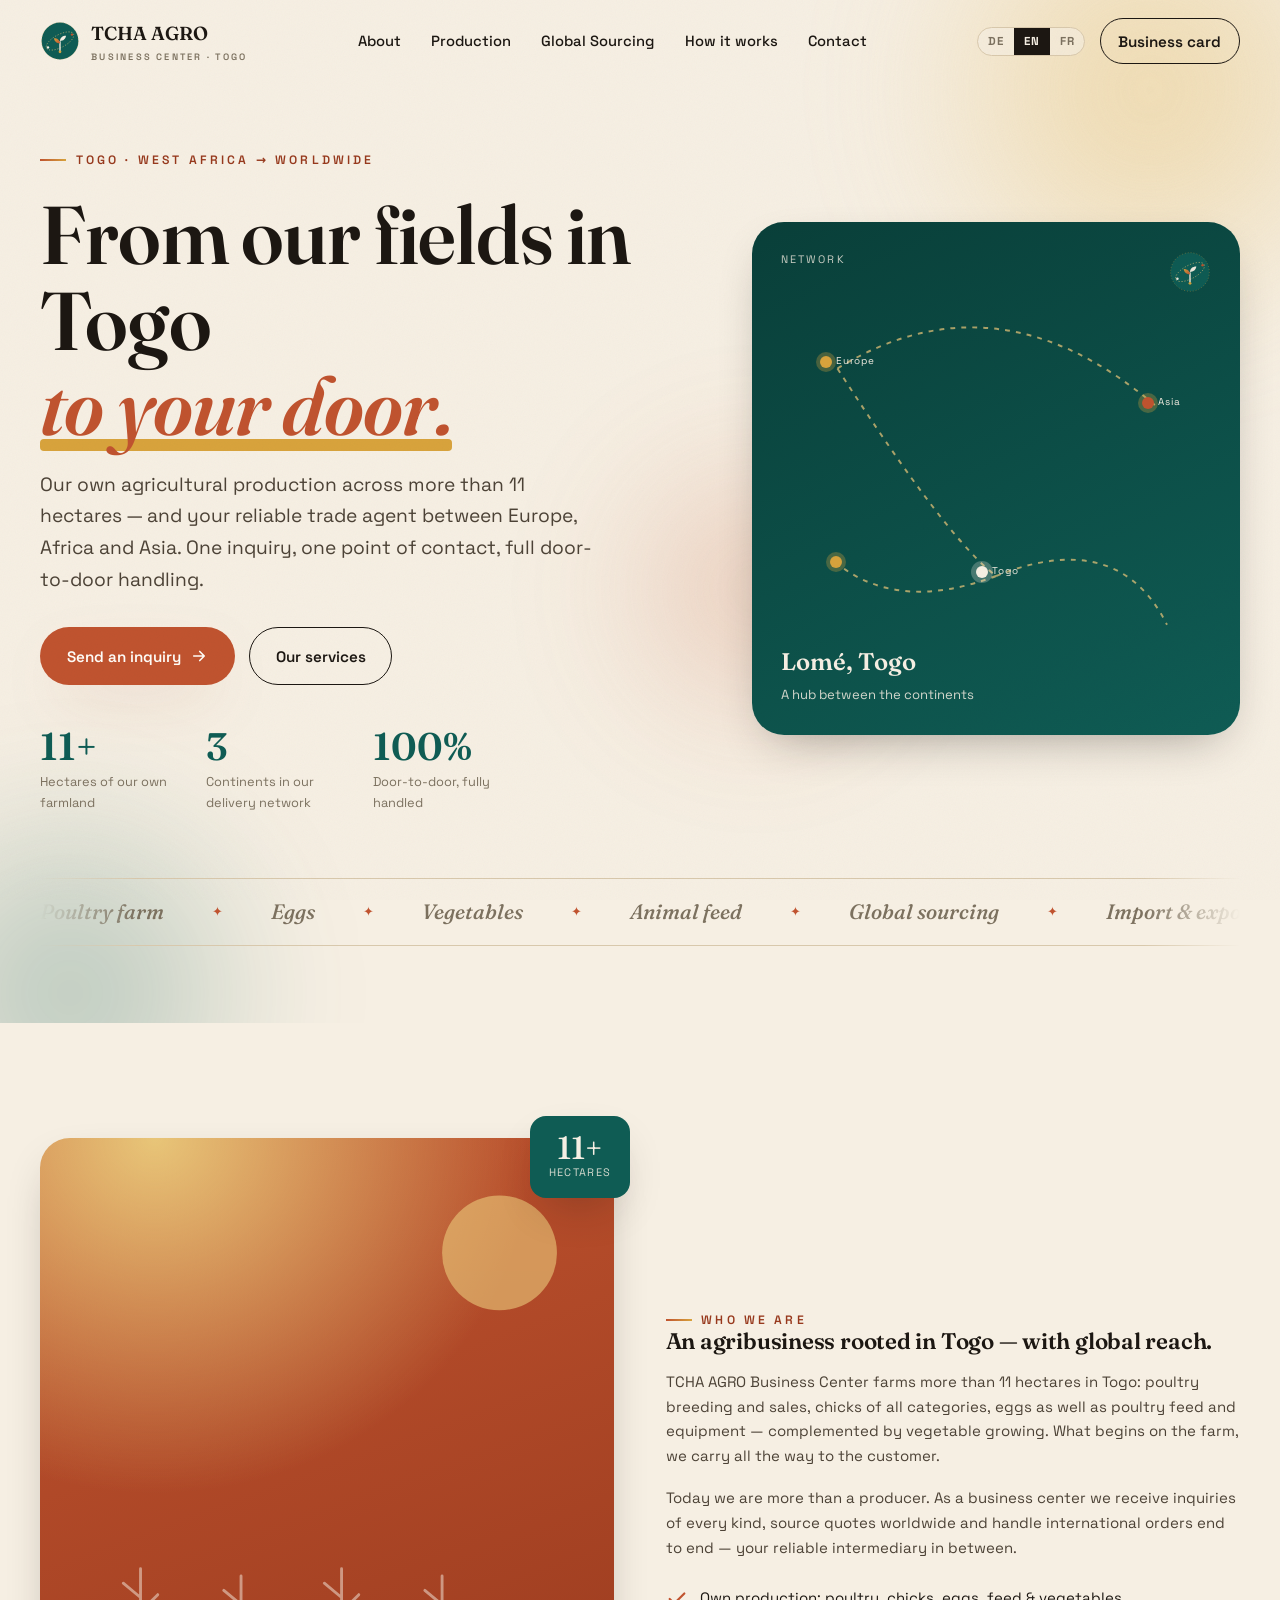
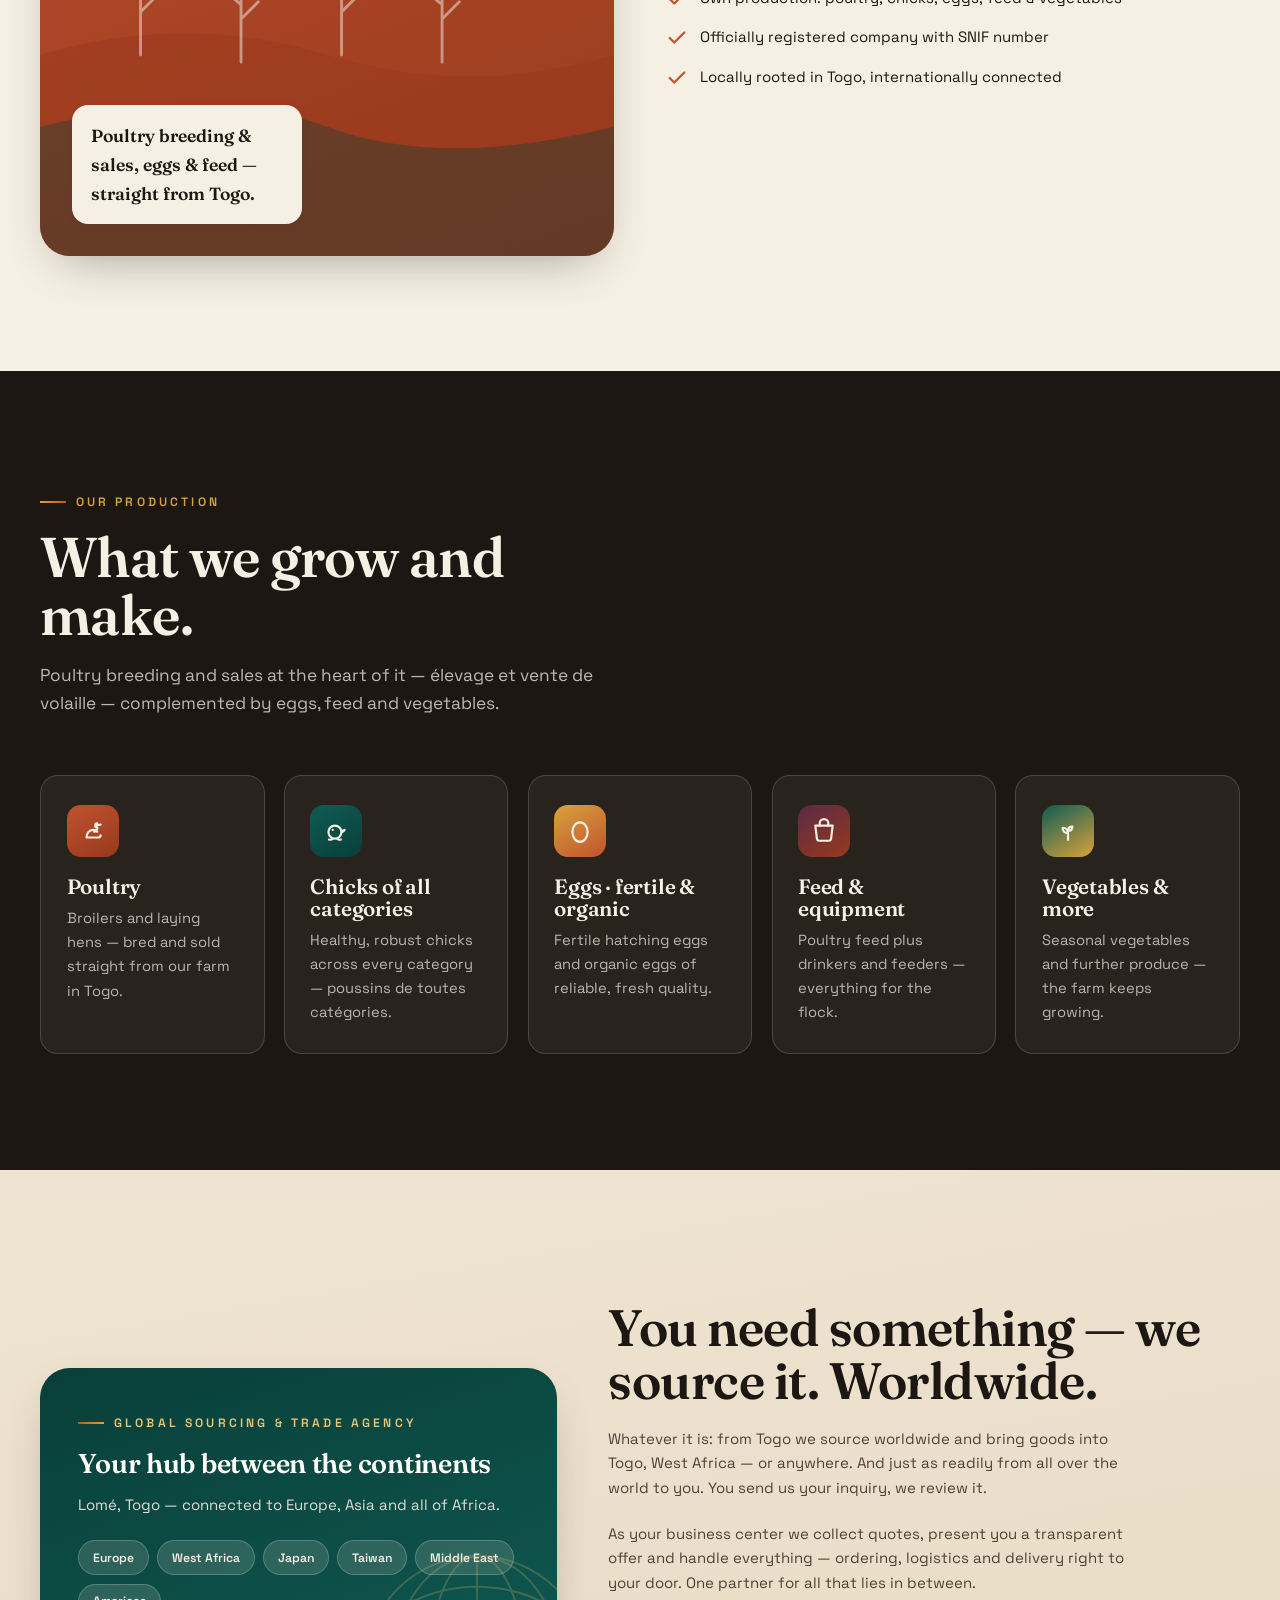
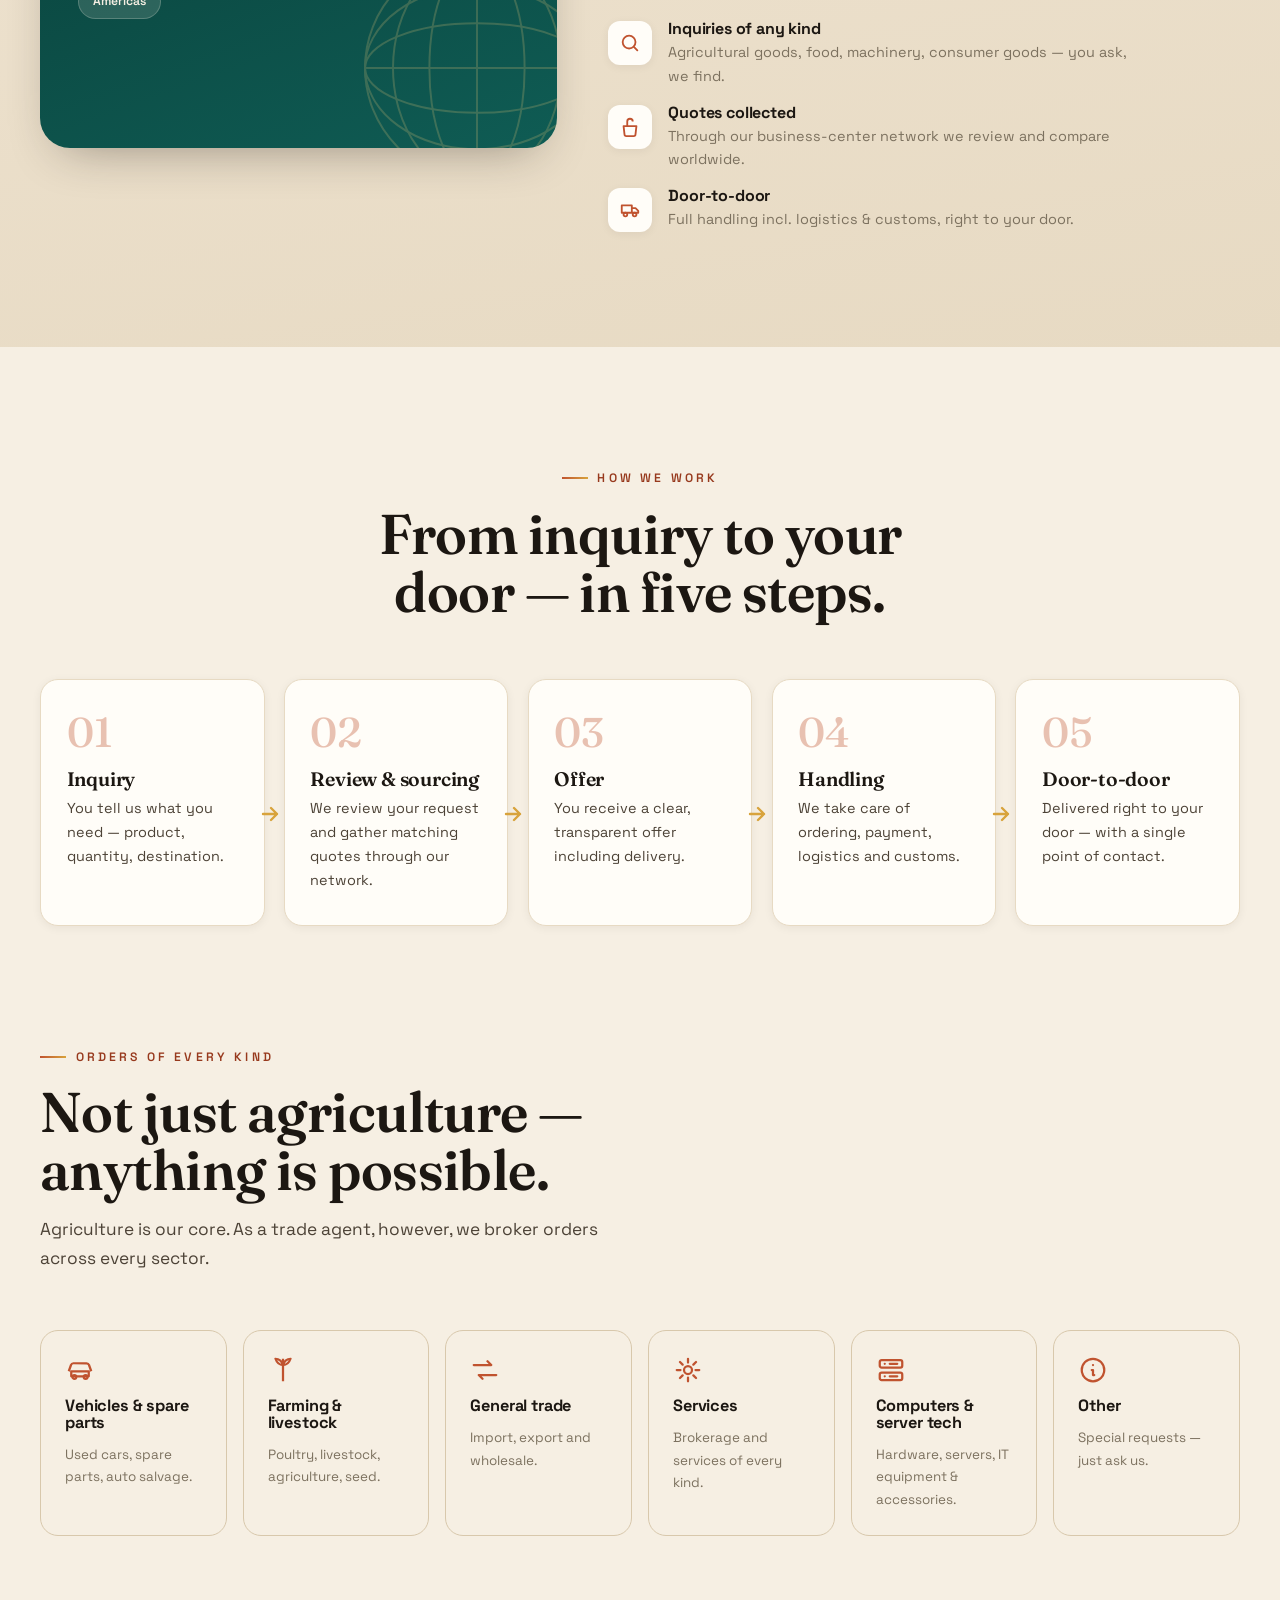
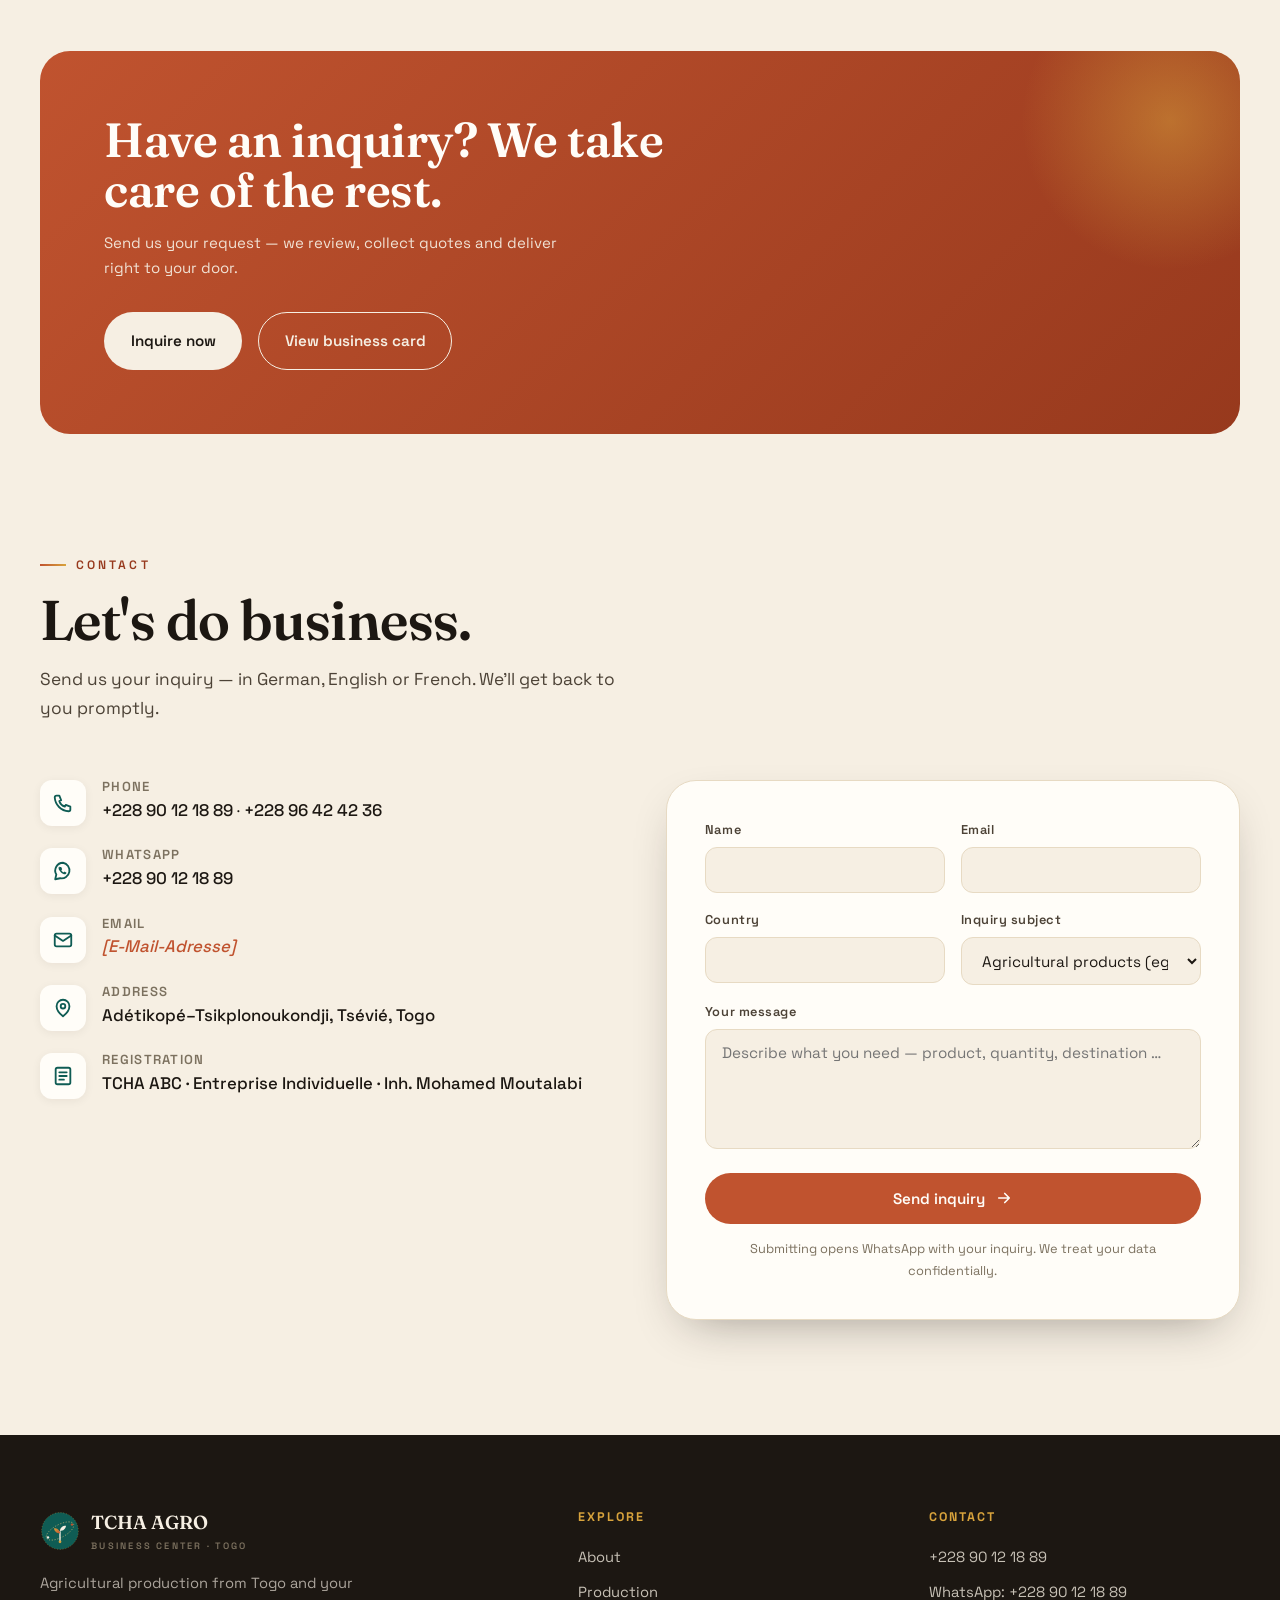
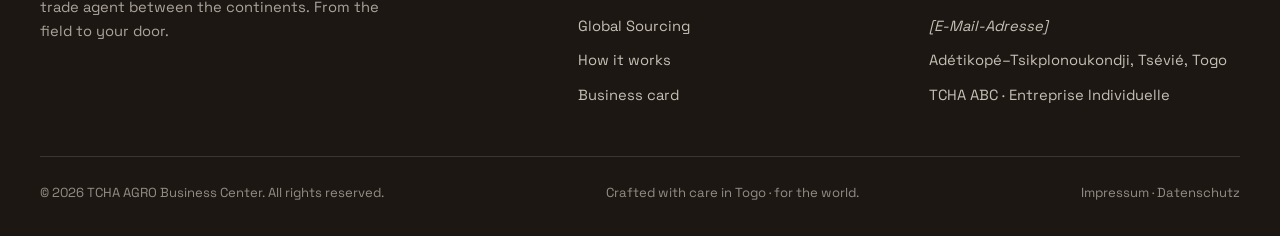
<file: index.html>
<!DOCTYPE html>
<html lang="de">
<head>
  <meta charset="UTF-8" />
  <meta name="viewport" content="width=device-width, initial-scale=1.0" />
  <title data-i18n-title="meta.title">TCHA AGRO Business Center — Vom Feld in Togo bis vor Ihre Tür</title>
  <meta name="description" content="TCHA AGRO Business Center, Togo: Geflügelzucht & -verkauf (Brathähnchen, Legehennen, Küken, Eier, Futter) auf über 11 Hektar — und internationaler Handelsagent. Als Business Center: weltweite Beschaffung & Door-to-Door von Togo in alle Welt und zurück." />
  <meta name="theme-color" content="#0f5c54" />
  <link rel="icon" href="assets/img/favicon.svg" type="image/svg+xml" />
  <link rel="apple-touch-icon" href="assets/img/favicon.svg" />
  <link rel="manifest" href="site.webmanifest" />
  <link rel="canonical" href="https://rawkeep.github.io/tcha-agro/" />

  <!-- Open Graph -->
  <meta property="og:type" content="website" />
  <meta property="og:title" content="TCHA AGRO Business Center — Togo" />
  <meta property="og:description" content="Agrarproduktion aus Togo und Ihr Handelsagent zwischen den Kontinenten. Vom Feld bis vor Ihre Tür." />
  <meta property="og:image" content="assets/img/og.svg" />
  <meta name="twitter:card" content="summary_large_image" />
  <link rel="stylesheet" href="assets/css/fonts.css" />
  <link rel="stylesheet" href="assets/css/styles.css" />
  <noscript><style>
    /* Ohne JavaScript bleibt sonst fast die ganze Seite unsichtbar:
       [data-reveal] startet mit opacity:0 und wird erst vom Skript
       eingeblendet. Inhalt darf nie an JS haengen. */
    [data-reveal] { opacity: 1 !important; transform: none !important; }
  </style></noscript>

  <script type="application/ld+json">
  {
    "@context": "https://schema.org",
    "@type": "Organization",
    "name": "TCHA AGRO Business Center",
    "description": "Agrarproduktion und internationale Handelsagentur in Togo.",
    "address": { "@type": "PostalAddress", "addressLocality": "Lomé", "addressCountry": "TG" },
    "areaServed": "Worldwide",
    "knowsLanguage": ["de", "en", "fr"]
  }
  </script>
</head>
<body>

  <!-- ============ NAV ============ -->
  <header class="nav">
    <div class="wrap nav-inner">
      <a href="#top" class="brand">
        <img class="mark" src="assets/img/logo.svg" alt="" />
        <span>TCHA AGRO<small>Business Center · Togo</small></span>
      </a>
      <nav class="nav-links" aria-label="Hauptnavigation">
        <a href="#about" data-i18n="nav.about">Über uns</a>
        <a href="#production" data-i18n="nav.production">Produktion</a>
        <a href="#sourcing" data-i18n="nav.sourcing">Global Sourcing</a>
        <a href="#process" data-i18n="nav.process">Ablauf</a>
        <a href="#contact" data-i18n="nav.contact">Kontakt</a>
      </nav>
      <div class="nav-actions">
        <div class="lang" role="group" aria-label="Sprache / Language / Langue">
          <button data-lang="de" type="button">DE</button>
          <button data-lang="en" type="button">EN</button>
          <button data-lang="fr" type="button">FR</button>
        </div>
        <a href="visitenkarte.html" class="btn btn-ghost hide-sm" style="padding:.6rem 1.1rem" data-i18n="nav.card">Visitenkarte</a>
        <button class="nav-toggle" aria-label="Menü" aria-expanded="false"><span></span><span></span><span></span></button>
      </div>
    </div>
  </header>

  <main id="top">

    <!-- ============ HERO ============ -->
    <section class="hero">
      <div class="hero-bg">
        <div class="blob a"></div><div class="blob b"></div><div class="blob c"></div>
      </div>
      <div class="wrap hero-grid">
        <div class="hero-copy">
          <span class="eyebrow" data-reveal data-i18n="hero.eyebrow">Togo · Westafrika → Weltweit</span>
          <h1 data-reveal data-delay="1">
            <span data-i18n="hero.h1a">Vom Feld in Togo</span><br />
            <span class="accent underline" data-i18n="hero.h1b">bis vor Ihre Tür.</span>
          </h1>
          <p class="hero-lead" data-reveal data-delay="2" data-i18n="hero.lead">
            Eigene Agrarproduktion auf über 11 Hektar — und Ihr verlässlicher Handelsagent zwischen Europa, Afrika und Asien.
          </p>
          <div class="hero-cta" data-reveal data-delay="3">
            <a href="#contact" class="btn btn-primary">
              <span data-i18n="hero.cta1">Anfrage senden</span>
              <svg viewBox="0 0 24 24" fill="none" stroke="currentColor" stroke-width="2.2"><path d="M5 12h14M13 6l6 6-6 6" stroke-linecap="round" stroke-linejoin="round"/></svg>
            </a>
            <a href="#sourcing" class="btn btn-ghost" data-i18n="hero.cta2">Unsere Leistungen</a>
          </div>
          <div class="hero-stats" data-reveal data-delay="4">
            <div class="stat"><div class="num">11+</div><div class="lbl" data-i18n="hero.stat1">Hektar eigene Anbau- & Farmfläche</div></div>
            <div class="stat"><div class="num">3</div><div class="lbl" data-i18n="hero.stat2">Kontinente im Liefernetz</div></div>
            <div class="stat"><div class="num">100%</div><div class="lbl" data-i18n="hero.stat3">Door-to-Door, voll abgewickelt</div></div>
          </div>
        </div>

        <!-- Routen-Visual -->
        <div class="hero-visual" data-reveal data-delay="2">
          <div class="route-card">
            <div class="rc-top">
              <span class="tag" data-i18n="hero.routetag">Liefernetz</span>
              <img src="assets/img/logo.svg" alt="" style="width:42px;opacity:.95" />
            </div>
            <svg class="routes" viewBox="0 0 400 420" fill="none" aria-hidden="true">
              <path d="M70 120 Q200 40 330 150" stroke="#e8c578" stroke-width="1.6" stroke-dasharray="4 5" opacity=".8"/>
              <path d="M70 120 Q160 260 200 290" stroke="#e8c578" stroke-width="1.6" stroke-dasharray="4 5" opacity=".8"/>
              <path d="M200 290 Q300 250 340 330" stroke="#e8c578" stroke-width="1.6" stroke-dasharray="4 5" opacity=".8"/>
              <path d="M200 290 Q120 320 70 280" stroke="#e8c578" stroke-width="1.6" stroke-dasharray="4 5" opacity=".8"/>
            </svg>
            <span class="pin" data-city="Europe" style="left:14%;top:26%"></span>
            <span class="pin dot-only" style="left:80%;top:34%;background:#c0532f"></span>
            <span class="pin" data-city="Asia" style="left:80%;top:34%;background:transparent;box-shadow:none"></span>
            <span class="pin" data-city="Togo" style="left:46%;top:67%;background:#f6efe3;box-shadow:0 0 0 5px rgba(246,239,227,.25)"></span>
            <span class="pin dot-only" style="left:16%;top:65%"></span>
            <div class="rc-foot">
              <strong data-i18n="hero.routefoot1">Lomé, Togo</strong>
              <span data-i18n="hero.routefoot2">Drehkreuz zwischen den Kontinenten</span>
            </div>
          </div>
        </div>
      </div>

      <!-- Lauftext -->
      <div class="wrap">
        <div class="marquee-strip" aria-hidden="true">
          <div class="marquee">
            <span data-i18n="hero.marquee1">Hühnerfarm</span>
            <span data-i18n="hero.marquee2">Eier</span>
            <span data-i18n="hero.marquee3">Gemüse</span>
            <span data-i18n="hero.marquee4">Tierfutter</span>
            <span data-i18n="hero.marquee5">Globales Sourcing</span>
            <span data-i18n="hero.marquee6">Import & Export</span>
            <span data-i18n="hero.marquee7">Door-to-Door</span>
            <span data-i18n="hero.marquee1">Hühnerfarm</span>
            <span data-i18n="hero.marquee2">Eier</span>
            <span data-i18n="hero.marquee3">Gemüse</span>
            <span data-i18n="hero.marquee4">Tierfutter</span>
            <span data-i18n="hero.marquee5">Globales Sourcing</span>
            <span data-i18n="hero.marquee6">Import & Export</span>
            <span data-i18n="hero.marquee7">Door-to-Door</span>
          </div>
        </div>
      </div>
    </section>

    <!-- ============ ÜBER UNS ============ -->
    <section class="section" id="about">
      <div class="wrap about-grid">
        <div class="about-visual" data-reveal>
          <div class="about-frame">
            <svg class="field-art" viewBox="0 0 400 500" fill="none" aria-hidden="true">
              <path d="M0 360 Q100 330 200 360 T400 360 V500 H0 Z" fill="#97391d" opacity=".5"/>
              <path d="M0 410 Q120 380 200 410 T400 410 V500 H0 Z" fill="#093f39" opacity=".4"/>
              <g stroke="#f6efe3" stroke-width="2" opacity=".55" stroke-linecap="round">
                <path d="M70 360 V300 M70 320 l-12 -10 M70 330 l12 -12"/>
                <path d="M140 365 V305 M140 325 l-12 -10 M140 335 l12 -12"/>
                <path d="M210 360 V300 M210 320 l-12 -10 M210 330 l12 -12"/>
                <path d="M280 365 V305 M280 325 l-12 -10 M280 335 l12 -12"/>
              </g>
              <circle cx="320" cy="80" r="40" fill="#e8c578" opacity=".7"/>
            </svg>
            <div class="badge"><strong data-i18n="about.badge">Aufzucht & Verkauf von Geflügel, Eiern & Futter — direkt aus Togo.</strong></div>
          </div>
          <div class="about-float">
            <div class="num">11+</div>
            <div class="lbl" data-i18n="about.float">Hektar</div>
          </div>
        </div>
        <div class="about-text">
          <span class="eyebrow" data-reveal data-i18n="about.eyebrow">Wer wir sind</span>
          <h2 class="sec-head" style="margin-bottom:1rem" data-reveal data-delay="1"><span data-i18n="about.h2">Ein Agrarbetrieb mit Wurzeln in Togo — und globaler Reichweite.</span></h2>
          <p data-reveal data-delay="1" data-i18n="about.p1">Die TCHA AGRO Business Center bewirtschaftet über 11 Hektar in Togo …</p>
          <p data-reveal data-delay="2" data-i18n="about.p2">Heute sind wir mehr als ein Produzent …</p>
          <ul class="about-points" data-reveal data-delay="3">
            <li><svg viewBox="0 0 24 24" fill="none" stroke="currentColor" stroke-width="2.4"><path d="M20 6 9 17l-5-5" stroke-linecap="round" stroke-linejoin="round"/></svg><span data-i18n="about.point1">Eigene Produktion: Geflügel, Küken, Eier, Futter & Gemüse</span></li>
            <li><svg viewBox="0 0 24 24" fill="none" stroke="currentColor" stroke-width="2.4"><path d="M20 6 9 17l-5-5" stroke-linecap="round" stroke-linejoin="round"/></svg><span data-i18n="about.point2">Offiziell registriertes Unternehmen mit SNIF-Nummer</span></li>
            <li><svg viewBox="0 0 24 24" fill="none" stroke="currentColor" stroke-width="2.4"><path d="M20 6 9 17l-5-5" stroke-linecap="round" stroke-linejoin="round"/></svg><span data-i18n="about.point3">Lokale Verankerung in Togo, internationale Vernetzung</span></li>
          </ul>
        </div>
      </div>
    </section>

    <!-- ============ PRODUKTION ============ -->
    <section class="section bg-ink" id="production">
      <div class="wrap">
        <div class="sec-head" data-reveal>
          <span class="eyebrow" data-i18n="prod.eyebrow">Unsere Produktion</span>
          <h2 data-i18n="prod.h2">Was bei uns wächst und entsteht.</h2>
          <p data-i18n="prod.lead">Aufzucht und Verkauf von Geflügel als Herzstück — ergänzt um Eier, Futter und Gemüse.</p>
        </div>
        <div class="cards">
          <div class="card" data-reveal>
            <div class="ic"><svg viewBox="0 0 24 24" fill="none" stroke="currentColor" stroke-width="2"><path d="M6 18c0-4 2.5-7 6-7 1.6 0 3 .6 4 1.6M16 5a2 2 0 1 0 0 4M16 9c0 2-1 3-3 3.6M16 7l3-1M6 18h11a2 2 0 0 0 2-2" stroke-linecap="round" stroke-linejoin="round"/></svg></div>
            <h3 data-i18n="prod.c1t">Geflügel</h3>
            <p data-i18n="prod.c1p">Brathähnchen und Legehennen — direkt vom Betrieb.</p>
          </div>
          <div class="card" data-reveal data-delay="1">
            <div class="ic"><svg viewBox="0 0 24 24" fill="none" stroke="currentColor" stroke-width="2"><circle cx="11" cy="13" r="6"/><path d="M17 12l3-1-2 2M9 11h.01M9 19c-1 1.2-2.5 1.2-3.5 1M13 19c1 1.2 2.5 1.2 3.5 1" stroke-linecap="round" stroke-linejoin="round"/></svg></div>
            <h3 data-i18n="prod.c2t">Küken aller Kategorien</h3>
            <p data-i18n="prod.c2p">Gesunde, robuste Küken in allen Kategorien.</p>
          </div>
          <div class="card" data-reveal data-delay="2">
            <div class="ic"><svg viewBox="0 0 24 24" fill="none" stroke="currentColor" stroke-width="2"><ellipse cx="12" cy="13" rx="7" ry="9" stroke-linejoin="round"/></svg></div>
            <h3 data-i18n="prod.c3t">Eier · befruchtet & Bio</h3>
            <p data-i18n="prod.c3p">Befruchtete Bruteier und Bio-Eier in frischer Qualität.</p>
          </div>
          <div class="card" data-reveal data-delay="3">
            <div class="ic"><svg viewBox="0 0 24 24" fill="none" stroke="currentColor" stroke-width="2"><path d="M4 7h16l-1.5 12.5a2 2 0 0 1-2 1.5H7.5a2 2 0 0 1-2-1.5L4 7Z" stroke-linejoin="round"/><path d="M8 7V5a4 4 0 0 1 8 0v2" stroke-linecap="round"/></svg></div>
            <h3 data-i18n="prod.c4t">Futter & Zubehör</h3>
            <p data-i18n="prod.c4p">Geflügelfutter, Tränken und Futtertröge.</p>
          </div>
          <div class="card" data-reveal data-delay="4">
            <div class="ic"><svg viewBox="0 0 24 24" fill="none" stroke="currentColor" stroke-width="2"><path d="M12 21v-7M12 14c-3 0-5-2-5-5 3 0 5 2 5 5Zm0-2c2.5 0 4-1.5 4-4-2.5 0-4 1.5-4 4Z" stroke-linejoin="round"/></svg></div>
            <h3 data-i18n="prod.c5t">Gemüse & mehr</h3>
            <p data-i18n="prod.c5p">Saisonaler Gemüseanbau — der Betrieb wächst stetig.</p>
          </div>
        </div>
      </div>
    </section>

    <!-- ============ GLOBAL SOURCING ============ -->
    <section class="section sourcing" id="sourcing">
      <div class="wrap sourcing-grid">
        <div class="world-card" data-reveal>
          <span class="eyebrow" style="color:var(--ochre-soft)" data-i18n="src.eyebrow">Global Sourcing</span>
          <h3 style="margin-top:1rem" data-i18n="src.cardh">Ihr Drehkreuz zwischen den Kontinenten</h3>
          <p style="opacity:.9" data-i18n="src.cardp">Lomé, Togo — angebunden an Europa, Asien und ganz Afrika.</p>
          <div class="chips">
            <span class="chip" data-i18n="src.chip1">Europa</span>
            <span class="chip" data-i18n="src.chip2">Westafrika</span>
            <span class="chip" data-i18n="src.chip3">Japan</span>
            <span class="chip" data-i18n="src.chip4">Taiwan</span>
            <span class="chip" data-i18n="src.chip5">Naher Osten</span>
            <span class="chip" data-i18n="src.chip6">Amerika</span>
          </div>
          <svg class="globe" viewBox="0 0 200 200" fill="none" stroke="#e8c578" stroke-width="1.4" aria-hidden="true">
            <circle cx="100" cy="100" r="80"/>
            <ellipse cx="100" cy="100" rx="80" ry="32"/>
            <ellipse cx="100" cy="100" rx="80" ry="58"/>
            <ellipse cx="100" cy="100" rx="34" ry="80"/>
            <ellipse cx="100" cy="100" rx="60" ry="80"/>
            <path d="M20 100h160M100 20v160"/>
          </svg>
        </div>
        <div class="sourcing-copy">
          <h2 data-reveal data-i18n="src.h2">Sie brauchen etwas — wir besorgen es. Weltweit.</h2>
          <p data-reveal data-delay="1" data-i18n="src.p1">Ob aus Afrika heraus oder nach Afrika hinein: Sie senden uns Ihre Anfrage …</p>
          <p data-reveal data-delay="1" data-i18n="src.p2">Von Europa über Togo bis nach Japan oder Taiwan …</p>
          <div class="feature-row">
            <div class="feature" data-reveal data-delay="2">
              <div class="fi"><svg viewBox="0 0 24 24" fill="none" stroke="currentColor" stroke-width="2"><circle cx="11" cy="11" r="7"/><path d="m20 20-3.5-3.5" stroke-linecap="round"/></svg></div>
              <div><h4 data-i18n="src.f1t">Anfrage aller Art</h4><p data-i18n="src.f1p">Agrargüter, Lebensmittel, Maschinen, Konsumgüter — Sie fragen, wir finden.</p></div>
            </div>
            <div class="feature" data-reveal data-delay="3">
              <div class="fi"><svg viewBox="0 0 24 24" fill="none" stroke="currentColor" stroke-width="2"><path d="M9 11V6a3 3 0 0 1 6 0M5 11h14l-1 9a2 2 0 0 1-2 2H8a2 2 0 0 1-2-2L5 11Z" stroke-linejoin="round"/></svg></div>
              <div><h4 data-i18n="src.f2t">Angebote eingeholt</h4><p data-i18n="src.f2p">Wir prüfen und vergleichen über unser internationales Netzwerk.</p></div>
            </div>
            <div class="feature" data-reveal data-delay="4">
              <div class="fi"><svg viewBox="0 0 24 24" fill="none" stroke="currentColor" stroke-width="2"><path d="M3 7h11v8H3zM14 10h4l3 3v2h-7z" stroke-linejoin="round"/><circle cx="7" cy="17" r="2"/><circle cx="17" cy="17" r="2"/></svg></div>
              <div><h4 data-i18n="src.f3t">Door-to-Door</h4><p data-i18n="src.f3p">Volle Abwicklung inkl. Logistik & Zoll bis zur Haustür.</p></div>
            </div>
          </div>
        </div>
      </div>
    </section>

    <!-- ============ ABLAUF ============ -->
    <section class="section" id="process">
      <div class="wrap">
        <div class="sec-head center" data-reveal>
          <span class="eyebrow" data-i18n="proc.eyebrow">So arbeiten wir</span>
          <h2 data-i18n="proc.h2">Von der Anfrage bis zur Haustür — in fünf Schritten.</h2>
        </div>
        <div class="steps">
          <div class="step" data-reveal><h3 data-i18n="proc.s1t">Anfrage</h3><p data-i18n="proc.s1p">Sie schildern uns, was Sie benötigen.</p><svg class="arrow" width="24" height="24" viewBox="0 0 24 24" fill="none" stroke="currentColor" stroke-width="2.4"><path d="M5 12h14M13 6l6 6-6 6" stroke-linecap="round" stroke-linejoin="round"/></svg></div>
          <div class="step" data-reveal data-delay="1"><h3 data-i18n="proc.s2t">Prüfung & Sourcing</h3><p data-i18n="proc.s2p">Wir holen über unser Netzwerk passende Angebote ein.</p><svg class="arrow" width="24" height="24" viewBox="0 0 24 24" fill="none" stroke="currentColor" stroke-width="2.4"><path d="M5 12h14M13 6l6 6-6 6" stroke-linecap="round" stroke-linejoin="round"/></svg></div>
          <div class="step" data-reveal data-delay="2"><h3 data-i18n="proc.s3t">Angebot</h3><p data-i18n="proc.s3p">Sie erhalten ein klares, transparentes Angebot.</p><svg class="arrow" width="24" height="24" viewBox="0 0 24 24" fill="none" stroke="currentColor" stroke-width="2.4"><path d="M5 12h14M13 6l6 6-6 6" stroke-linecap="round" stroke-linejoin="round"/></svg></div>
          <div class="step" data-reveal data-delay="3"><h3 data-i18n="proc.s4t">Abwicklung</h3><p data-i18n="proc.s4p">Wir übernehmen Bestellung, Logistik und Zoll.</p><svg class="arrow" width="24" height="24" viewBox="0 0 24 24" fill="none" stroke="currentColor" stroke-width="2.4"><path d="M5 12h14M13 6l6 6-6 6" stroke-linecap="round" stroke-linejoin="round"/></svg></div>
          <div class="step" data-reveal data-delay="4"><h3 data-i18n="proc.s5t">Door-to-Door</h3><p data-i18n="proc.s5p">Geliefert wird bis vor Ihre Tür.</p></div>
        </div>
      </div>
    </section>

    <!-- ============ SEKTOREN ============ -->
    <section class="section" id="sectors" style="padding-top:0">
      <div class="wrap">
        <div class="sec-head" data-reveal>
          <span class="eyebrow" data-i18n="sec.eyebrow">Aufträge aller Art</span>
          <h2 data-i18n="sec.h2">Nicht nur Agrar — alles ist möglich.</h2>
          <p data-i18n="sec.lead">Unser Kerngeschäft ist die Landwirtschaft. Als Handelsagent vermitteln wir jedoch Aufträge jeder Branche.</p>
        </div>
        <div class="sectors">
          <div class="sector" data-reveal><svg viewBox="0 0 24 24" fill="none" stroke="currentColor" stroke-width="1.8"><path d="M3 13l1.8-5a2 2 0 0 1 1.9-1.4h10.6a2 2 0 0 1 1.9 1.4L21 13M5 13h14v4H5z" stroke-linejoin="round"/><circle cx="7.5" cy="17.5" r="1.5"/><circle cx="16.5" cy="17.5" r="1.5"/></svg><h4 data-i18n="sec.s1t">Fahrzeuge & Ersatzteile</h4><p data-i18n="sec.s1p">Gebrauchtwagen, Pièces détachées, Casse auto.</p></div>
          <div class="sector" data-reveal data-delay="1"><svg viewBox="0 0 24 24" fill="none" stroke="currentColor" stroke-width="1.8"><path d="M12 3v18M12 8c-3 0-5-2-6-5 3 0 5 2 6 5Zm0 0c3 0 5-2 6-5-3 0-5 2-6 5Z" stroke-linejoin="round"/></svg><h4 data-i18n="sec.s2t">Agrar & Tierzucht</h4><p data-i18n="sec.s2p">Geflügel, Élevage, Landwirtschaft, Saatgut.</p></div>
          <div class="sector" data-reveal data-delay="2"><svg viewBox="0 0 24 24" fill="none" stroke="currentColor" stroke-width="1.8"><path d="M3 8h14l-3-3M21 16H7l3 3" stroke-linecap="round" stroke-linejoin="round"/></svg><h4 data-i18n="sec.s3t">Handel allgemein</h4><p data-i18n="sec.s3p">Commerce général — Im- & Export, Großhandel.</p></div>
          <div class="sector" data-reveal data-delay="3"><svg viewBox="0 0 24 24" fill="none" stroke="currentColor" stroke-width="1.8"><circle cx="12" cy="12" r="3.2"/><path d="M12 3v3M12 18v3M3 12h3M18 12h3M5.6 5.6l2.1 2.1M16.3 16.3l2.1 2.1M18.4 5.6l-2.1 2.1M7.7 16.3l-2.1 2.1" stroke-linecap="round"/></svg><h4 data-i18n="sec.s4t">Dienstleistungen</h4><p data-i18n="sec.s4p">Prestations de services — Vermittlung aller Art.</p></div>
          <div class="sector" data-reveal data-delay="4"><svg viewBox="0 0 24 24" fill="none" stroke="currentColor" stroke-width="1.8"><rect x="3" y="4" width="18" height="6" rx="1.5"/><rect x="3" y="14" width="18" height="6" rx="1.5"/><path d="M7 7h.01M7 17h.01M11 7h6M11 17h6" stroke-linecap="round"/></svg><h4 data-i18n="sec.s6t">Computer & Servertechnik</h4><p data-i18n="sec.s6p">Hardware, Server, IT-Ausrüstung & Zubehör.</p></div>
          <div class="sector" data-reveal data-delay="4"><svg viewBox="0 0 24 24" fill="none" stroke="currentColor" stroke-width="1.8"><circle cx="12" cy="12" r="9"/><path d="M12 8h.01M11 12h1v4h1" stroke-linecap="round" stroke-linejoin="round"/></svg><h4 data-i18n="sec.s5t">Sonstiges</h4><p data-i18n="sec.s5p">Spezialanfragen — fragen Sie uns einfach.</p></div>
        </div>
      </div>
    </section>

    <!-- ============ CTA BAND ============ -->
    <section class="section" style="padding-top:0">
      <div class="wrap">
        <div class="cta-band" data-reveal>
          <h2 data-i18n="cta.h2">Sie haben eine Anfrage? Wir kümmern uns um den Rest.</h2>
          <p data-i18n="cta.p">Senden Sie uns Ihre Anfrage — wir prüfen, holen Angebote ein und liefern bis vor Ihre Tür.</p>
          <div class="cta-actions">
            <a href="#contact" class="btn btn-light"><span data-i18n="cta.btn1">Jetzt anfragen</span></a>
            <a href="visitenkarte.html" class="btn btn-ghost" style="border-color:var(--bone);color:var(--bone)" data-i18n="cta.btn2">Visitenkarte ansehen</a>
          </div>
        </div>
      </div>
    </section>

    <!-- ============ KONTAKT ============ -->
    <section class="section" id="contact" style="padding-top:0">
      <div class="wrap">
        <div class="sec-head" data-reveal>
          <span class="eyebrow" data-i18n="contact.eyebrow">Kontakt</span>
          <h2 data-i18n="contact.h2">Lassen Sie uns ins Geschäft kommen.</h2>
          <p data-i18n="contact.lead">Schreiben Sie uns Ihre Anfrage — auf Deutsch, Englisch oder Französisch.</p>
        </div>
        <div class="contact-grid">
          <div class="contact-info" data-reveal>
            <div class="contact-item">
              <div class="ci"><svg viewBox="0 0 24 24" fill="none" stroke="currentColor" stroke-width="2"><path d="M5 4h3l2 5-2 1c1 3 3 5 6 6l1-2 5 2v3a2 2 0 0 1-2 2A16 16 0 0 1 3 6a2 2 0 0 1 2-2Z" stroke-linejoin="round"/></svg></div>
              <div><h4 data-i18n="contact.phone">Telefon</h4><a href="tel:+22890121889">+228 90 12 18 89</a> · <a href="tel:+22896424236">+228 96 42 42 36</a></div>
            </div>
            <div class="contact-item">
              <div class="ci"><svg viewBox="0 0 24 24" fill="none" stroke="currentColor" stroke-width="2"><path d="M12 3a8.5 8.5 0 0 0-7.3 12.8L3.5 21l5.4-1.1A8.5 8.5 0 1 0 12 3Z" stroke-linejoin="round"/><path d="M8.5 8.2c.2-.5.4-.5.7-.5h.5c.2 0 .4 0 .6.5l.7 1.6c.1.2 0 .4-.1.5l-.5.6c-.1.1-.2.3-.1.5.3.6 1.4 1.7 2.1 2 .2.1.4.1.5 0l.6-.6c.2-.2.3-.2.5-.1l1.5.8c.2.1.3.3.3.5 0 .6-.4 1.2-.9 1.4-.7.3-1.4.3-3-.4-2-.9-3.4-3-3.7-3.5-.3-.5-1-1.5-1-2.6 0-1 .5-1.5.7-1.7Z" fill="currentColor" stroke="none"/></svg></div>
              <div><h4>WhatsApp</h4><a href="https://wa.me/22890121889" target="_blank" rel="noopener">+228 90 12 18 89</a></div>
            </div>
            <div class="contact-item">
              <div class="ci"><svg viewBox="0 0 24 24" fill="none" stroke="currentColor" stroke-width="2"><rect x="3" y="5" width="18" height="14" rx="2"/><path d="m3 7 9 6 9-6" stroke-linecap="round" stroke-linejoin="round"/></svg></div>
              <div><h4 data-i18n="contact.email">E-Mail</h4><a href="mailto:[E-Mail]" class="ph">[E-Mail-Adresse]</a></div>
            </div>
            <div class="contact-item">
              <div class="ci"><svg viewBox="0 0 24 24" fill="none" stroke="currentColor" stroke-width="2"><path d="M12 21s7-5.5 7-11a7 7 0 1 0-14 0c0 5.5 7 11 7 11Z" stroke-linejoin="round"/><circle cx="12" cy="10" r="2.5"/></svg></div>
              <div><h4 data-i18n="contact.address">Adresse</h4><span data-i18n="contact.addressval">Adétikopé–Tsikplonoukondji, Tsévié, Togo</span></div>
            </div>
            <div class="contact-item">
              <div class="ci"><svg viewBox="0 0 24 24" fill="none" stroke="currentColor" stroke-width="2"><rect x="4" y="3" width="16" height="18" rx="2"/><path d="M8 8h8M8 12h8M8 16h5" stroke-linecap="round"/></svg></div>
              <div><h4 data-i18n="contact.reg">Registrierung</h4><span>TCHA ABC · Entreprise Individuelle · Inh. Mohamed Moutalabi</span></div>
            </div>
          </div>

          <form class="form" id="inquiry-form" data-whatsapp="22890121889" data-email="[E-Mail]" data-reveal data-delay="1">
            <div class="form-row two">
              <div class="field"><label for="f-name" data-i18n="contact.f.name">Name</label><input id="f-name" type="text" name="name" required /></div>
              <div class="field"><label for="f-email" data-i18n="contact.f.email">E-Mail</label><input id="f-email" type="email" name="email" required /></div>
            </div>
            <div class="form-row two">
              <div class="field"><label for="f-country" data-i18n="contact.f.country">Land</label><input id="f-country" type="text" name="country" /></div>
              <div class="field"><label for="f-subject" data-i18n="contact.f.subject">Betreff der Anfrage</label>
                <select id="f-subject" name="subject">
                  <option data-i18n="contact.f.subject.opt1">Agrarprodukte (Eier, Geflügel, Gemüse)</option>
                  <option data-i18n="contact.f.subject.opt2">Tierfutter</option>
                  <option data-i18n="contact.f.subject.opt3">Global Sourcing / Vermittlung</option>
                  <option data-i18n="contact.f.subject.opt4">Sonstige Anfrage</option>
                </select>
              </div>
            </div>
            <div class="form-row">
              <div class="field"><label for="f-message" data-i18n="contact.f.message">Ihre Nachricht</label><textarea id="f-message" name="message" data-i18n-ph="contact.f.placeholder" placeholder="Beschreiben Sie, was Sie benötigen …" required></textarea></div>
            </div>
            <button class="btn btn-primary" type="submit"><span data-i18n="contact.f.submit">Anfrage senden</span><svg viewBox="0 0 24 24" fill="none" stroke="currentColor" stroke-width="2.2"><path d="M5 12h14M13 6l6 6-6 6" stroke-linecap="round" stroke-linejoin="round"/></svg></button>
            <p class="form-note" data-i18n="contact.f.note">Mit dem Absenden öffnet sich Ihr E-Mail-Programm.</p>
          </form>
        </div>
      </div>
    </section>
  </main>

  <!-- ============ FOOTER ============ -->
  <footer class="footer">
    <div class="wrap">
      <div class="footer-grid">
        <div>
          <a href="#top" class="brand"><img class="mark" src="assets/img/logo.svg" alt="" /><span>TCHA AGRO<small>Business Center · Togo</small></span></a>
          <p data-i18n="footer.tagline">Agrarproduktion aus Togo und Ihr Handelsagent zwischen den Kontinenten.</p>
        </div>
        <div>
          <h5 data-i18n="footer.explore">Entdecken</h5>
          <ul>
            <li><a href="#about" data-i18n="nav.about">Über uns</a></li>
            <li><a href="#production" data-i18n="nav.production">Produktion</a></li>
            <li><a href="#sourcing" data-i18n="nav.sourcing">Global Sourcing</a></li>
            <li><a href="#process" data-i18n="nav.process">Ablauf</a></li>
            <li><a href="visitenkarte.html" data-i18n="nav.card">Visitenkarte</a></li>
          </ul>
        </div>
        <div>
          <h5 data-i18n="footer.contact">Kontakt</h5>
          <ul>
            <li><a href="tel:+22890121889">+228 90 12 18 89</a></li>
            <li><a href="https://wa.me/22890121889" target="_blank" rel="noopener">WhatsApp: +228 90 12 18 89</a></li>
            <li><span class="ph">[E-Mail-Adresse]</span></li>
            <li><span>Adétikopé–Tsikplonoukondji, Tsévié, Togo</span></li>
            <li><span>TCHA ABC · Entreprise Individuelle</span></li>
          </ul>
        </div>
      </div>
      <div class="footer-bottom">
        <span>© <span id="year">2026</span> TCHA AGRO Business Center. <span data-i18n="footer.rights">Alle Rechte vorbehalten.</span></span>
        <span data-i18n="footer.madein">Mit Sorgfalt gefertigt in Togo · für die Welt.</span>
        <span><a href="impressum.html" style="color:inherit">Impressum</a> · <a href="datenschutz.html" style="color:inherit">Datenschutz</a></span>
      </div>
    </div>
  </footer>

  <script src="assets/js/i18n.js"></script>
  <script src="assets/js/main.js"></script>
  <script>document.getElementById("year").textContent = new Date().getFullYear();</script>
</body>
</html>
</file>
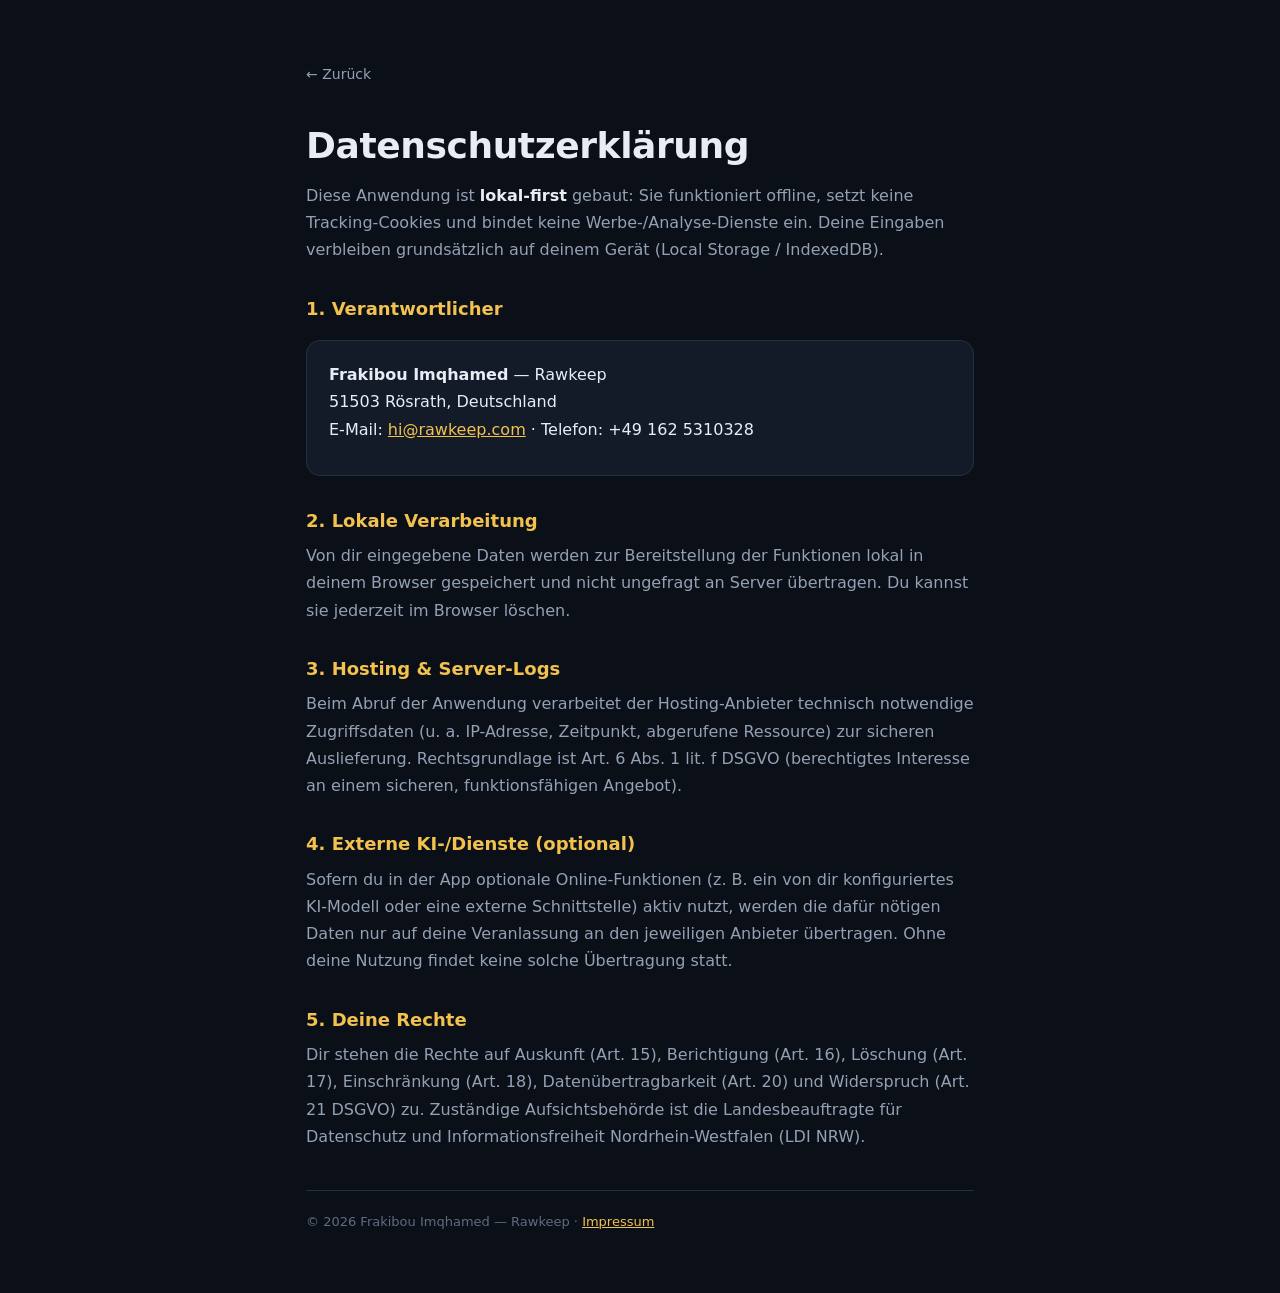
<file: datenschutz.html>
<!doctype html>
<html lang="de">
<head>
<meta charset="utf-8">
<meta name="viewport" content="width=device-width, initial-scale=1, viewport-fit=cover">
<title>Datenschutzerklärung</title>
<meta name="description" content="Datenschutzerklärung — lokal-first, ohne Tracking. Frakibou Imqhamed, Rawkeep.">
<meta name="robots" content="noindex">
<style>
  :root{--bg:#0b0f18;--panel:#141b28;--line:#26303f;--ink:#e8edf5;--muted:#93a1b5;--dim:#5f6c80;--acc:#f2c14e}
  *{box-sizing:border-box}
  body{margin:0;background:var(--bg);color:var(--ink);line-height:1.7;font-family:system-ui,-apple-system,"Segoe UI",Roboto,Helvetica,sans-serif;-webkit-font-smoothing:antialiased}
  a{color:var(--acc)}a:hover{text-decoration:underline}
  .wrap{max-width:720px;margin:0 auto;padding:clamp(26px,6vw,60px) clamp(18px,4vw,26px)}
  .back{display:inline-block;color:var(--muted);font-size:14px;margin-bottom:28px;text-decoration:none}
  .back:hover{color:var(--acc)}
  h1{font-size:clamp(26px,5vw,36px);margin:0 0 6px;font-weight:800;letter-spacing:-.4px}
  h2{font-size:18px;margin:30px 0 6px;color:var(--acc)}
  p{margin:0 0 12px;color:var(--muted)}
  .card{background:var(--panel);border:1px solid var(--line);border-radius:14px;padding:20px 22px;margin:16px 0}
  .card p{color:var(--ink)}
  strong{color:var(--ink)}
  footer{border-top:1px solid var(--line);margin-top:40px;padding-top:20px;color:var(--dim);font-size:13px}
</style>
</head>
<body>
<div class="wrap">
  <a class="back" href="/">← Zurück</a>
  <h1>Datenschutzerklärung</h1>
  <p>Diese Anwendung ist <strong>lokal-first</strong> gebaut: Sie funktioniert offline, setzt keine Tracking-Cookies und bindet keine Werbe-/Analyse-Dienste ein. Deine Eingaben verbleiben grundsätzlich auf deinem Gerät (Local Storage / IndexedDB).</p>

  <h2>1. Verantwortlicher</h2>
  <div class="card">
    <p><strong>Frakibou Imqhamed</strong> — Rawkeep<br>
    51503 Rösrath, Deutschland<br>
    E-Mail: <a href="mailto:hi@rawkeep.com">hi@rawkeep.com</a> · Telefon: +49 162 5310328</p>
  </div>

  <h2>2. Lokale Verarbeitung</h2>
  <p>Von dir eingegebene Daten werden zur Bereitstellung der Funktionen lokal in deinem Browser gespeichert und nicht ungefragt an Server übertragen. Du kannst sie jederzeit im Browser löschen.</p>

  <h2>3. Hosting &amp; Server-Logs</h2>
  <p>Beim Abruf der Anwendung verarbeitet der Hosting-Anbieter technisch notwendige Zugriffsdaten (u. a. IP-Adresse, Zeitpunkt, abgerufene Ressource) zur sicheren Auslieferung. Rechtsgrundlage ist Art. 6 Abs. 1 lit. f DSGVO (berechtigtes Interesse an einem sicheren, funktionsfähigen Angebot).</p>

  <h2>4. Externe KI-/Dienste (optional)</h2>
  <p>Sofern du in der App optionale Online-Funktionen (z. B. ein von dir konfiguriertes KI-Modell oder eine externe Schnittstelle) aktiv nutzt, werden die dafür nötigen Daten nur auf deine Veranlassung an den jeweiligen Anbieter übertragen. Ohne deine Nutzung findet keine solche Übertragung statt.</p>

  <h2>5. Deine Rechte</h2>
  <p>Dir stehen die Rechte auf Auskunft (Art. 15), Berichtigung (Art. 16), Löschung (Art. 17), Einschränkung (Art. 18), Datenübertragbarkeit (Art. 20) und Widerspruch (Art. 21 DSGVO) zu. Zuständige Aufsichtsbehörde ist die Landesbeauftragte für Datenschutz und Informationsfreiheit Nordrhein-Westfalen (LDI NRW).</p>

  <footer>© <span id="y"></span> Frakibou Imqhamed — Rawkeep · <a href="/impressum.html">Impressum</a></footer>
</div>
<script>document.getElementById('y').textContent=new Date().getFullYear()</script>
</body>
</html>
</file>
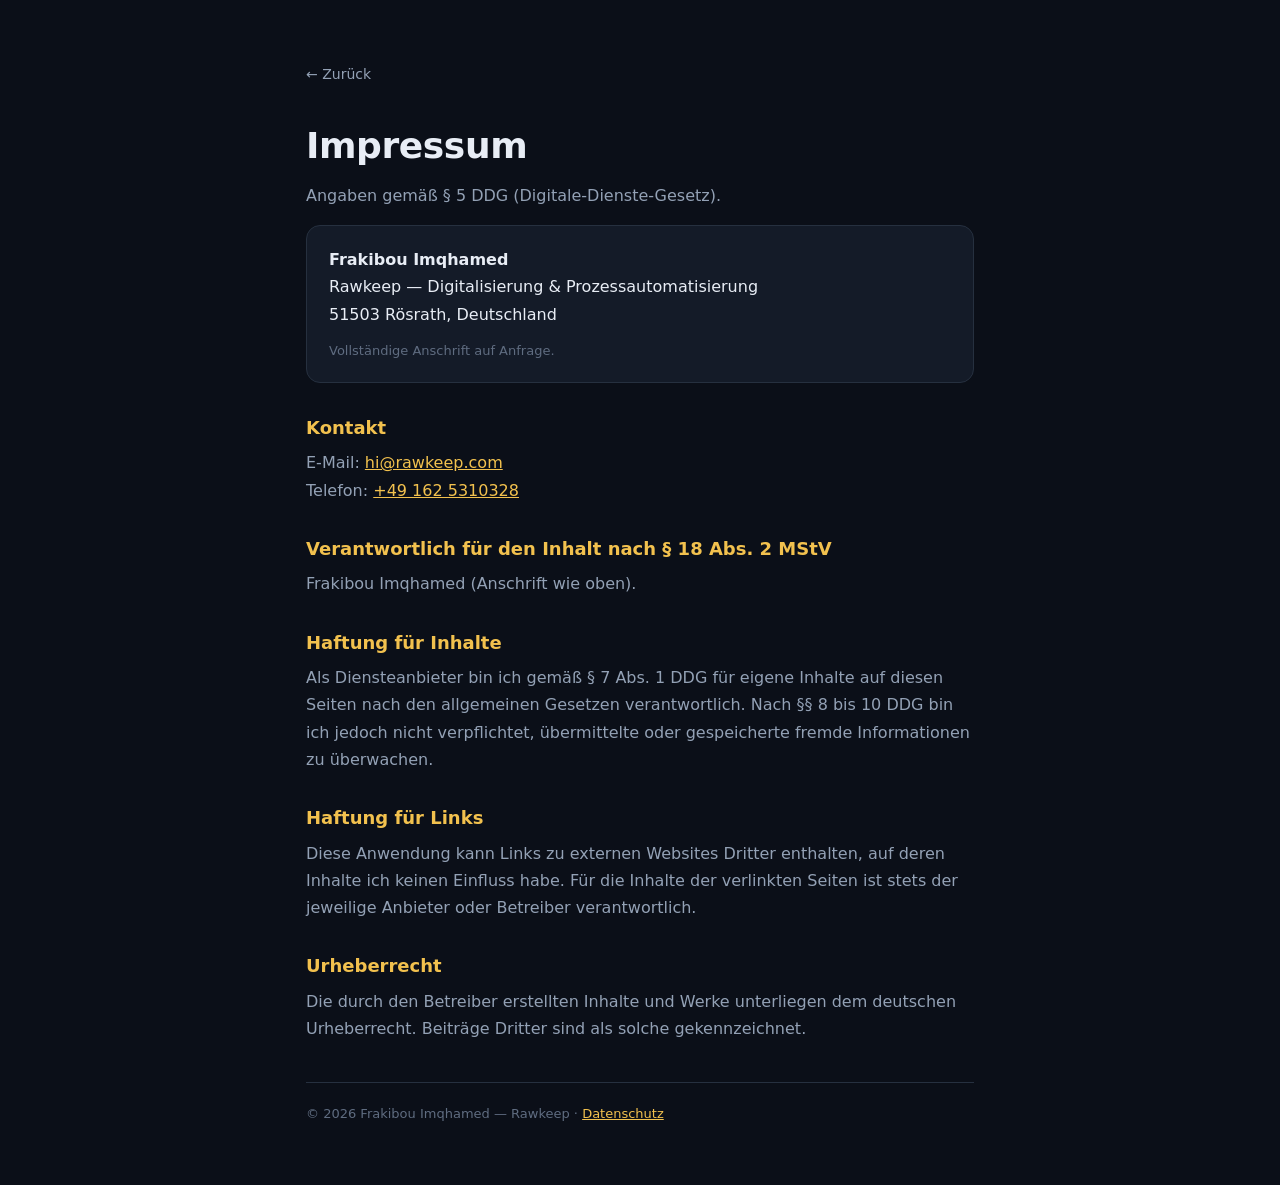
<file: impressum.html>
<!doctype html>
<html lang="de">
<head>
<meta charset="utf-8">
<meta name="viewport" content="width=device-width, initial-scale=1, viewport-fit=cover">
<title>Impressum</title>
<meta name="description" content="Impressum und Anbieterkennzeichnung gemäß § 5 DDG — Frakibou Imqhamed, Rawkeep.">
<meta name="robots" content="noindex">
<style>
  :root{--bg:#0b0f18;--panel:#141b28;--line:#26303f;--ink:#e8edf5;--muted:#93a1b5;--dim:#5f6c80;--acc:#f2c14e}
  *{box-sizing:border-box}
  body{margin:0;background:var(--bg);color:var(--ink);line-height:1.7;font-family:system-ui,-apple-system,"Segoe UI",Roboto,Helvetica,sans-serif;-webkit-font-smoothing:antialiased}
  a{color:var(--acc)}a:hover{text-decoration:underline}
  .wrap{max-width:720px;margin:0 auto;padding:clamp(26px,6vw,60px) clamp(18px,4vw,26px)}
  .back{display:inline-block;color:var(--muted);font-size:14px;margin-bottom:28px;text-decoration:none}
  .back:hover{color:var(--acc)}
  h1{font-size:clamp(26px,5vw,36px);margin:0 0 6px;font-weight:800;letter-spacing:-.4px}
  h2{font-size:18px;margin:30px 0 6px;color:var(--acc)}
  p{margin:0 0 12px;color:var(--muted)}
  .card{background:var(--panel);border:1px solid var(--line);border-radius:14px;padding:20px 22px;margin:16px 0}
  .card p{color:var(--ink)}
  strong{color:var(--ink)}
  footer{border-top:1px solid var(--line);margin-top:40px;padding-top:20px;color:var(--dim);font-size:13px}
</style>
</head>
<body>
<div class="wrap">
  <a class="back" href="/">← Zurück</a>
  <h1>Impressum</h1>
  <p>Angaben gemäß § 5 DDG (Digitale-Dienste-Gesetz).</p>

  <div class="card">
    <p><strong>Frakibou Imqhamed</strong><br>
    Rawkeep — Digitalisierung &amp; Prozessautomatisierung<br>
    51503 Rösrath, Deutschland</p>
    <p style="font-size:13px;color:var(--dim);margin:8px 0 0">Vollständige Anschrift auf Anfrage.</p>
  </div>

  <h2>Kontakt</h2>
  <p>E-Mail: <a href="mailto:hi@rawkeep.com">hi@rawkeep.com</a><br>
  Telefon: <a href="tel:+491625310328">+49 162 5310328</a></p>

  <h2>Verantwortlich für den Inhalt nach § 18 Abs. 2 MStV</h2>
  <p>Frakibou Imqhamed (Anschrift wie oben).</p>

  <h2>Haftung für Inhalte</h2>
  <p>Als Diensteanbieter bin ich gemäß § 7 Abs. 1 DDG für eigene Inhalte auf diesen Seiten nach den allgemeinen Gesetzen verantwortlich. Nach §§ 8 bis 10 DDG bin ich jedoch nicht verpflichtet, übermittelte oder gespeicherte fremde Informationen zu überwachen.</p>

  <h2>Haftung für Links</h2>
  <p>Diese Anwendung kann Links zu externen Websites Dritter enthalten, auf deren Inhalte ich keinen Einfluss habe. Für die Inhalte der verlinkten Seiten ist stets der jeweilige Anbieter oder Betreiber verantwortlich.</p>

  <h2>Urheberrecht</h2>
  <p>Die durch den Betreiber erstellten Inhalte und Werke unterliegen dem deutschen Urheberrecht. Beiträge Dritter sind als solche gekennzeichnet.</p>

  <footer>© <span id="y"></span> Frakibou Imqhamed — Rawkeep · <a href="/datenschutz.html">Datenschutz</a></footer>
</div>
<script>document.getElementById('y').textContent=new Date().getFullYear()</script>
</body>
</html>
</file>
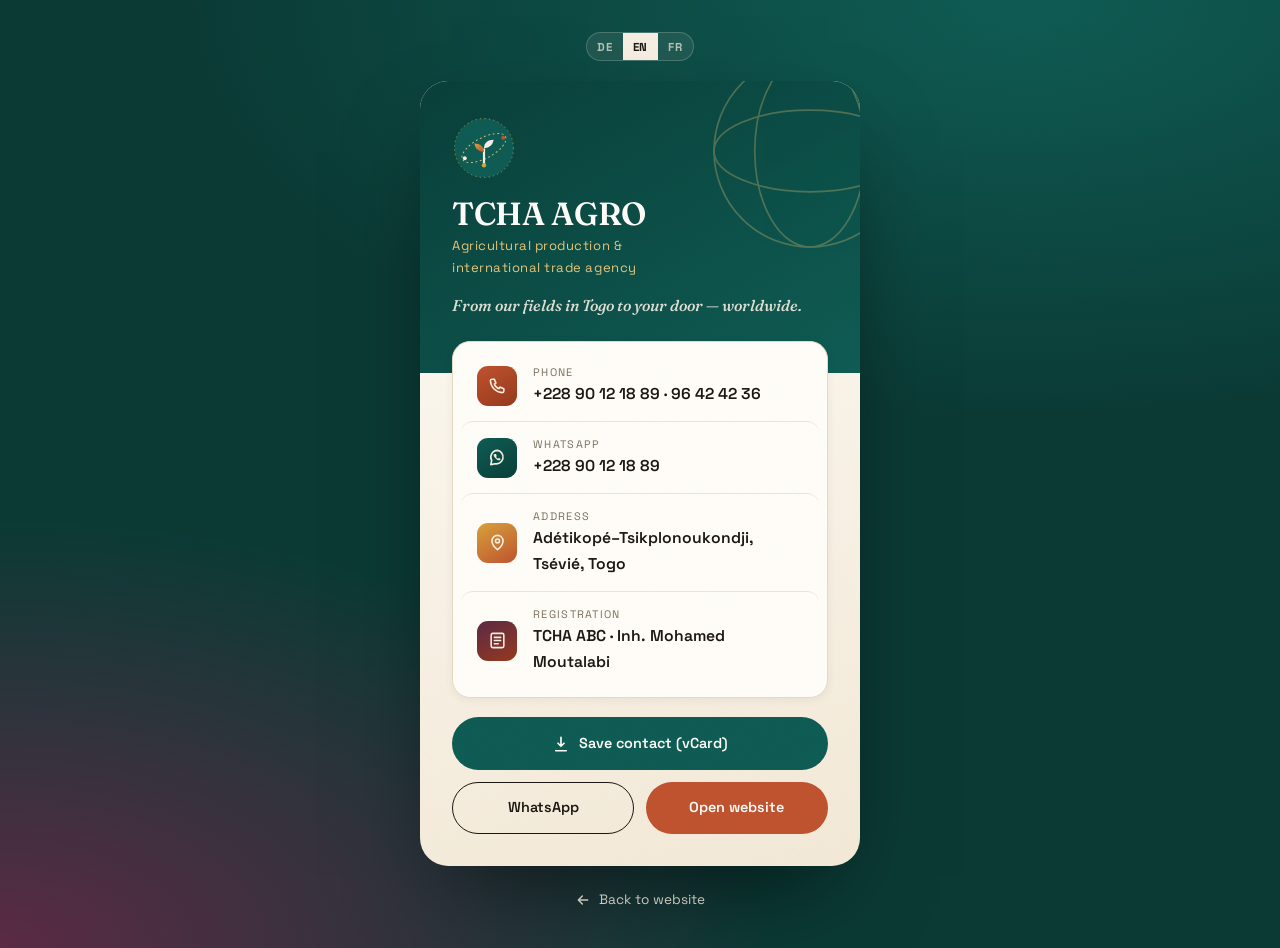
<file: visitenkarte.html>
<!DOCTYPE html>
<html lang="de">
<head>
  <meta charset="UTF-8" />
  <meta name="viewport" content="width=device-width, initial-scale=1.0" />
  <title>TCHA AGRO Business Center — Visitenkarte / Business Card</title>
  <meta name="description" content="Digitale Visitenkarte der TCHA AGRO Business Center, Togo. Kontakt speichern (vCard), E-Mail schreiben, Website öffnen." />
  <meta name="theme-color" content="#093f39" />
  <link rel="icon" href="assets/img/favicon.svg" type="image/svg+xml" />
  <link rel="stylesheet" href="assets/css/fonts.css" />
  <link rel="stylesheet" href="assets/css/styles.css" />
  <style>
    body.card-page {
      min-height: 100vh; display: grid; place-items: center;
      background:
        radial-gradient(120% 80% at 80% 0%, #0f5c54 0%, transparent 55%),
        radial-gradient(120% 90% at 0% 100%, #5b2a45 0%, transparent 50%),
        #0b3a35;
      padding: 2rem 1.2rem;
    }
    .card-stage { width: min(100%, 440px); }
    .lang-float { display: flex; justify-content: center; margin-bottom: 1.2rem; }
    .lang-float .lang { background: rgba(246,239,227,.08); border-color: rgba(246,239,227,.2); }
    .lang-float .lang button { color: rgba(246,239,227,.7); }
    .lang-float .lang button.active { background: var(--bone); color: var(--ink); }

    .vcard {
      background: linear-gradient(165deg, #fffdf8, #f3e9d7);
      border-radius: 28px; overflow: hidden; box-shadow: 0 40px 90px -30px rgba(0,0,0,.6);
      position: relative;
    }
    .vcard-top {
      background: linear-gradient(150deg, var(--petrol-deep), var(--petrol));
      padding: 2.2rem 2rem 3.4rem; position: relative; overflow: hidden; color: var(--bone);
    }
    .vcard-top .orbit { position: absolute; right: -70px; top: -50px; width: 240px; height: 240px; opacity: .3; }
    .vcard-top .mark { width: 64px; height: 64px; margin-bottom: 1.1rem; position: relative; z-index: 2; }
    .vcard-top h1 { font-size: 2rem; color: var(--white); position: relative; z-index: 2; }
    .vcard-top .role { font-size: .82rem; letter-spacing: .04em; color: var(--ochre-soft); margin-top: .3rem; position: relative; z-index: 2; max-width: 30ch; }
    .vcard-top .tagline { font-style: italic; font-family: var(--serif); margin-top: .9rem; opacity: .9; position: relative; z-index: 2; font-size: .98rem; }

    .vcard-body { padding: 0 2rem 2rem; margin-top: -2rem; position: relative; z-index: 3; }
    .vrows { background: var(--white); border-radius: 18px; box-shadow: var(--shadow-sm); padding: .5rem; border: 1px solid var(--bone-3); }
    .vrow { display: flex; align-items: center; gap: 1rem; padding: .85rem 1rem; border-radius: 12px; transition: background .25s; }
    .vrow + .vrow { border-top: 1px solid var(--bone-2); }
    .vrow:hover { background: var(--bone); }
    .vrow .vi { width: 40px; height: 40px; border-radius: 11px; flex: none; display: grid; place-items: center; background: linear-gradient(150deg, var(--clay), var(--clay-deep)); color: var(--bone); }
    .vrow:nth-child(2) .vi { background: linear-gradient(150deg, var(--petrol), var(--petrol-deep)); }
    .vrow:nth-child(3) .vi { background: linear-gradient(150deg, var(--ochre), var(--clay)); }
    .vrow:nth-child(4) .vi { background: linear-gradient(150deg, var(--plum), var(--clay-deep)); }
    .vrow .vi svg { width: 19px; height: 19px; }
    .vrow .vt small { display: block; font-size: .68rem; letter-spacing: .12em; text-transform: uppercase; color: var(--ink-faint); }
    .vrow .vt span, .vrow .vt a { font-weight: 600; font-size: .98rem; }

    .vactions { display: grid; grid-template-columns: 1fr 1fr; gap: .7rem; margin-top: 1.2rem; }
    .vactions .btn { width: 100%; justify-content: center; padding: .85rem 1rem; font-size: .9rem; }
    .vactions .btn.full { grid-column: 1 / -1; }
    .back-link { display: inline-flex; align-items: center; gap: .5rem; color: var(--bone); opacity: .8; font-size: .85rem; margin-top: 1.4rem; justify-content: center; width: 100%; }
    .back-link:hover { opacity: 1; }
    .back-link svg { width: 16px; height: 16px; }
  </style>
</head>
<body class="card-page">
  <div class="card-stage">
    <div class="lang-float">
      <div class="lang" role="group" aria-label="Sprache">
        <button data-lang="de" type="button">DE</button>
        <button data-lang="en" type="button">EN</button>
        <button data-lang="fr" type="button">FR</button>
      </div>
    </div>

    <div class="vcard">
      <div class="vcard-top">
        <svg class="orbit" viewBox="0 0 200 200" fill="none" stroke="#e8c578" stroke-width="1.4" aria-hidden="true">
          <circle cx="100" cy="100" r="80"/><ellipse cx="100" cy="100" rx="80" ry="34"/><ellipse cx="100" cy="100" rx="46" ry="80"/>
        </svg>
        <img class="mark" src="assets/img/logo.svg" alt="TCHA AGRO" />
        <h1>TCHA AGRO</h1>
        <div class="role" data-i18n="card.role">Agrarproduktion & Internationale Handelsagentur</div>
        <div class="tagline" data-i18n="card.tagline">Vom Feld in Togo bis vor Ihre Tür — weltweit.</div>
      </div>

      <div class="vcard-body">
        <div class="vrows">
          <div class="vrow">
            <div class="vi"><svg viewBox="0 0 24 24" fill="none" stroke="currentColor" stroke-width="2"><path d="M5 4h3l2 5-2 1c1 3 3 5 6 6l1-2 5 2v3a2 2 0 0 1-2 2A16 16 0 0 1 3 6a2 2 0 0 1 2-2Z" stroke-linejoin="round"/></svg></div>
            <div class="vt"><small data-i18n="contact.phone">Telefon</small><a href="tel:+22890121889">+228 90 12 18 89 · 96 42 42 36</a></div>
          </div>
          <div class="vrow">
            <div class="vi"><svg viewBox="0 0 24 24" fill="none" stroke="currentColor" stroke-width="2"><path d="M12 3a8.5 8.5 0 0 0-7.3 12.8L3.5 21l5.4-1.1A8.5 8.5 0 1 0 12 3Z" stroke-linejoin="round"/><path d="M8.5 8.2c.2-.5.4-.5.7-.5h.5c.2 0 .4 0 .6.5l.7 1.6c.1.2 0 .4-.1.5l-.5.6c-.1.1-.2.3-.1.5.3.6 1.4 1.7 2.1 2 .2.1.4.1.5 0l.6-.6c.2-.2.3-.2.5-.1l1.5.8c.2.1.3.3.3.5 0 .6-.4 1.2-.9 1.4-.7.3-1.4.3-3-.4-2-.9-3.4-3-3.7-3.5-.3-.5-1-1.5-1-2.6 0-1 .5-1.5.7-1.7Z" fill="currentColor" stroke="none"/></svg></div>
            <div class="vt"><small>WhatsApp</small><a href="https://wa.me/22890121889" target="_blank" rel="noopener">+228 90 12 18 89</a></div>
          </div>
          <div class="vrow">
            <div class="vi"><svg viewBox="0 0 24 24" fill="none" stroke="currentColor" stroke-width="2"><path d="M12 21s7-5.5 7-11a7 7 0 1 0-14 0c0 5.5 7 11 7 11Z" stroke-linejoin="round"/><circle cx="12" cy="10" r="2.5"/></svg></div>
            <div class="vt"><small data-i18n="contact.address">Adresse</small><span data-i18n="contact.addressval">Adétikopé–Tsikplonoukondji, Tsévié, Togo</span></div>
          </div>
          <div class="vrow">
            <div class="vi"><svg viewBox="0 0 24 24" fill="none" stroke="currentColor" stroke-width="2"><rect x="4" y="3" width="16" height="18" rx="2"/><path d="M8 8h8M8 12h8M8 16h5" stroke-linecap="round"/></svg></div>
            <div class="vt"><small data-i18n="contact.reg">Registrierung</small><span>TCHA ABC · Inh. Mohamed Moutalabi</span></div>
          </div>
        </div>

        <div class="vactions">
          <a href="assets/tcha-agro.vcf" download class="btn btn-petrol full">
            <svg viewBox="0 0 24 24" fill="none" stroke="currentColor" stroke-width="2.2" style="width:18px;height:18px"><path d="M12 3v12m0 0 4-4m-4 4-4-4M5 21h14" stroke-linecap="round" stroke-linejoin="round"/></svg>
            <span data-i18n="card.save">Kontakt speichern (vCard)</span>
          </a>
          <a href="https://wa.me/22890121889" target="_blank" rel="noopener" class="btn btn-ghost">WhatsApp</a>
          <a href="index.html" class="btn btn-primary" data-i18n="card.web">Website öffnen</a>
        </div>
      </div>
    </div>

    <a href="index.html" class="back-link">
      <svg viewBox="0 0 24 24" fill="none" stroke="currentColor" stroke-width="2.2"><path d="M19 12H5M11 6l-6 6 6 6" stroke-linecap="round" stroke-linejoin="round"/></svg>
      <span data-i18n="card.back">Zur Website</span>
    </a>
  </div>

  <script src="assets/js/i18n.js"></script>
  <script src="assets/js/main.js"></script>
</body>
</html>
</file>
<file: assets/css/fonts.css>
/* ============================================================
   Schriften — lokal ausgeliefert, kein Google-CDN.
   Werksregel: 0 externe Requests in allem, was ausgeliefert wird.
   Rechtlich: der Einbau ueber fonts.googleapis.com uebertraegt bei
   jedem Aufruf die IP des Besuchers an Google (LG Muenchen I,
   3 O 17493/20). Datei stammt aus der Google-CSS, Subsets auf
   latin + latin-ext beschnitten (Seite ist DE/FR/EN).
   ============================================================ */
@font-face {
  font-family: 'Fraunces';
  font-style: italic;
  font-weight: 500 600;
  font-display: swap;
  src: url(../fonts/fraunces-italic-500-latin-ext.woff2) format('woff2');
  unicode-range: U+0100-02BA, U+02BD-02C5, U+02C7-02CC, U+02CE-02D7, U+02DD-02FF, U+0304, U+0308, U+0329, U+1D00-1DBF, U+1E00-1E9F, U+1EF2-1EFF, U+2020, U+20A0-20AB, U+20AD-20C0, U+2113, U+2C60-2C7F, U+A720-A7FF;
}
@font-face {
  font-family: 'Fraunces';
  font-style: italic;
  font-weight: 500 600;
  font-display: swap;
  src: url(../fonts/fraunces-italic-500-latin.woff2) format('woff2');
  unicode-range: U+0000-00FF, U+0131, U+0152-0153, U+02BB-02BC, U+02C6, U+02DA, U+02DC, U+0304, U+0308, U+0329, U+2000-206F, U+20AC, U+2122, U+2191, U+2193, U+2212, U+2215, U+FEFF, U+FFFD;
}
@font-face {
  font-family: 'Fraunces';
  font-style: normal;
  font-weight: 500 600;
  font-display: swap;
  src: url(../fonts/fraunces-normal-500-latin-ext.woff2) format('woff2');
  unicode-range: U+0100-02BA, U+02BD-02C5, U+02C7-02CC, U+02CE-02D7, U+02DD-02FF, U+0304, U+0308, U+0329, U+1D00-1DBF, U+1E00-1E9F, U+1EF2-1EFF, U+2020, U+20A0-20AB, U+20AD-20C0, U+2113, U+2C60-2C7F, U+A720-A7FF;
}
@font-face {
  font-family: 'Fraunces';
  font-style: normal;
  font-weight: 500 600;
  font-display: swap;
  src: url(../fonts/fraunces-normal-500-latin.woff2) format('woff2');
  unicode-range: U+0000-00FF, U+0131, U+0152-0153, U+02BB-02BC, U+02C6, U+02DA, U+02DC, U+0304, U+0308, U+0329, U+2000-206F, U+20AC, U+2122, U+2191, U+2193, U+2212, U+2215, U+FEFF, U+FFFD;
}
@font-face {
  font-family: 'Space Grotesk';
  font-style: normal;
  font-weight: 400 700;
  font-display: swap;
  src: url(../fonts/space-grotesk-normal-400-latin-ext.woff2) format('woff2');
  unicode-range: U+0100-02BA, U+02BD-02C5, U+02C7-02CC, U+02CE-02D7, U+02DD-02FF, U+0304, U+0308, U+0329, U+1D00-1DBF, U+1E00-1E9F, U+1EF2-1EFF, U+2020, U+20A0-20AB, U+20AD-20C0, U+2113, U+2C60-2C7F, U+A720-A7FF;
}
@font-face {
  font-family: 'Space Grotesk';
  font-style: normal;
  font-weight: 400 700;
  font-display: swap;
  src: url(../fonts/space-grotesk-normal-400-latin.woff2) format('woff2');
  unicode-range: U+0000-00FF, U+0131, U+0152-0153, U+02BB-02BC, U+02C6, U+02DA, U+02DC, U+0304, U+0308, U+0329, U+2000-206F, U+20AC, U+2122, U+2191, U+2193, U+2212, U+2215, U+FEFF, U+FFFD;
}
</file>
<file: assets/css/styles.css>
/* =========================================================
   TCHA AGRO Business Center — Design System
   Individuelle Palette: Lehm-Terrakotta · Petrol · Ocker
   auf warmem Bone. Bewusst nicht das übliche Agrar-Grün.
   ========================================================= */

:root {
  /* Warme Papier-Töne */
  --bone:        #f6efe3;
  --bone-2:      #efe4d2;
  --bone-3:      #e7dac3;
  --paper-line:  #d8c8ac;

  /* Tinte */
  --ink:         #1c1712;
  --ink-soft:    #4c4236;
  --ink-faint:   #7c715f;

  /* Marke */
  --clay:        #c0532f;   /* Terrakotta — Erde, Westafrika */
  --clay-deep:   #97391d;
  --petrol:      #0f5c54;   /* Tiefes Petrol — Vertrauen, Weite */
  --petrol-deep: #093f39;
  --ochre:       #d8a33c;   /* Ocker-Gold — Ernte, Sonne */
  --ochre-soft:  #e8c578;
  --plum:        #5b2a45;   /* Pflaume — Tiefe, Akzent */

  --white:       #fffdf8;

  /* Funktional */
  --radius:      18px;
  --radius-lg:   30px;
  --maxw:        1200px;
  --shadow-sm:   0 2px 10px rgba(28,23,18,.06);
  --shadow:      0 18px 50px -22px rgba(28,23,18,.45);
  --shadow-clay: 0 22px 60px -26px rgba(151,57,29,.6);

  --serif: "Fraunces", "Iowan Old Style", Georgia, serif;
  --sans:  "Space Grotesk", "Segoe UI", system-ui, sans-serif;

  --ease: cubic-bezier(.22,.61,.36,1);
}

* { box-sizing: border-box; margin: 0; padding: 0; }

html { scroll-behavior: smooth; -webkit-text-size-adjust: 100%; }

/* Sprungziele nicht unter die feste Navigation schieben. Ohne das landet
   die Ueberschrift beim Klick auf einen Anker hinter der Leiste — der
   Besucher sieht mitten im Absatz zu lesen anzufangen. Wert deckt die
   Navi im gescrollten Zustand (.65rem Polsterung + Logo) mit Reserve. */
:target, main[id], section[id], [id]:where(h1, h2, h3) { scroll-margin-top: 5.5rem; }

body {
  font-family: var(--sans);
  color: var(--ink);
  background: var(--bone);
  line-height: 1.65;
  font-size: clamp(15px, 1.05vw, 17px);
  overflow-x: hidden;
  -webkit-font-smoothing: antialiased;
}

/* Subtile Korn-Textur über allem */
body::before {
  content: "";
  position: fixed; inset: 0;
  pointer-events: none; z-index: 9999;
  opacity: .04; mix-blend-mode: multiply;
  background-image: url("data:image/svg+xml,%3Csvg xmlns='http://www.w3.org/2000/svg' width='180' height='180'%3E%3Cfilter id='n'%3E%3CfeTurbulence type='fractalNoise' baseFrequency='.85' numOctaves='3'/%3E%3C/filter%3E%3Crect width='100%25' height='100%25' filter='url(%23n)'/%3E%3C/svg%3E");
}

img, svg { display: block; max-width: 100%; }
a { color: inherit; text-decoration: none; }

h1, h2, h3, h4 { font-family: var(--serif); font-weight: 600; line-height: 1.04; letter-spacing: -.01em; }

.wrap { width: min(100% - 2.5rem, var(--maxw)); margin-inline: auto; }

.eyebrow {
  font-family: var(--sans);
  font-size: .76rem; font-weight: 600;
  letter-spacing: .26em; text-transform: uppercase;
  color: var(--clay-deep);
  display: inline-flex; align-items: center; gap: .6rem;
}
.eyebrow::before {
  content: ""; width: 26px; height: 2px;
  background: linear-gradient(90deg, var(--clay), var(--ochre));
}

.section { padding: clamp(4.5rem, 9vw, 8rem) 0; position: relative; }

/* ============ Buttons ============ */
.btn {
  display: inline-flex; align-items: center; gap: .6rem;
  font-family: var(--sans); font-weight: 600; font-size: .95rem;
  padding: .95rem 1.6rem; border-radius: 100px;
  cursor: pointer; border: 1.5px solid transparent;
  transition: transform .4s var(--ease), box-shadow .4s var(--ease), background .3s, color .3s;
  white-space: nowrap;
}
.btn svg { width: 18px; height: 18px; transition: transform .4s var(--ease); }
.btn-primary { background: var(--clay); color: var(--white); box-shadow: var(--shadow-clay); }
.btn-primary:hover { transform: translateY(-3px); background: var(--clay-deep); }
.btn-primary:hover svg { transform: translateX(4px); }
.btn-ghost { border-color: var(--ink); color: var(--ink); background: transparent; }
.btn-ghost:hover { background: var(--ink); color: var(--bone); transform: translateY(-3px); }
.btn-petrol { background: var(--petrol); color: var(--white); }
.btn-petrol:hover { background: var(--petrol-deep); transform: translateY(-3px); }
.btn-light { background: var(--bone); color: var(--ink); }
.btn-light:hover { transform: translateY(-3px); box-shadow: var(--shadow); }

/* ============ Navigation ============ */
.nav {
  position: fixed; top: 0; left: 0; right: 0; z-index: 1000;
  transition: background .5s var(--ease), box-shadow .5s, padding .4s;
  padding: 1.1rem 0;
}
.nav.scrolled {
  background: color-mix(in srgb, var(--bone) 86%, transparent);
  backdrop-filter: blur(14px) saturate(1.2);
  box-shadow: 0 1px 0 var(--paper-line);
  padding: .65rem 0;
}
.nav-inner { display: flex; align-items: center; justify-content: space-between; gap: 1rem; }
.brand { display: flex; align-items: center; gap: .7rem; font-family: var(--serif); font-weight: 600; font-size: 1.18rem; }
.brand .mark { width: 40px; height: 40px; flex: none; }
.brand small { display: block; font-family: var(--sans); font-size: .58rem; letter-spacing: .24em; text-transform: uppercase; color: var(--ink-faint); font-weight: 600; margin-top: 1px; }

.nav-links { display: flex; align-items: center; gap: 1.9rem; }
.nav-links a { font-size: .92rem; font-weight: 500; position: relative; padding: .2rem 0; }
.nav-links a::after {
  content: ""; position: absolute; left: 0; bottom: -2px; height: 2px; width: 0;
  background: var(--clay); transition: width .35s var(--ease);
}
.nav-links a:hover::after { width: 100%; }

.nav-actions { display: flex; align-items: center; gap: .9rem; }

/* Sprachumschalter */
.lang {
  display: inline-flex; border: 1.5px solid var(--paper-line); border-radius: 100px; overflow: hidden;
  background: color-mix(in srgb, var(--bone) 60%, transparent);
}
.lang button {
  border: none; background: transparent; cursor: pointer;
  font-family: var(--sans); font-weight: 700; font-size: .72rem; letter-spacing: .08em;
  padding: .42rem .62rem; color: var(--ink-faint); transition: color .25s, background .25s;
}
.lang button.active { background: var(--ink); color: var(--bone); }

.nav-toggle { display: none; background: none; border: none; cursor: pointer; padding: .4rem; }
.nav-toggle span { display: block; width: 24px; height: 2px; background: var(--ink); margin: 5px 0; transition: .3s var(--ease); }

/* ============ Hero ============ */
.hero { position: relative; padding: clamp(8rem, 16vh, 11rem) 0 clamp(3rem,6vw,5rem); overflow: hidden; }
.hero-bg { position: absolute; inset: 0; z-index: -2; }
.blob {
  position: absolute; border-radius: 50%; filter: blur(60px); opacity: .55;
}
.blob.a { width: 540px; height: 540px; background: radial-gradient(circle, var(--ochre-soft), transparent 70%); top: -180px; right: -140px; }
.blob.b { width: 460px; height: 460px; background: radial-gradient(circle, color-mix(in srgb, var(--petrol) 55%, transparent), transparent 70%); bottom: -200px; left: -160px; }
.blob.c { width: 360px; height: 360px; background: radial-gradient(circle, color-mix(in srgb, var(--clay) 45%, transparent), transparent 70%); top: 40%; left: 45%; }

.hero-grid { display: grid; grid-template-columns: 1.15fr .85fr; gap: clamp(2rem,4vw,4rem); align-items: center; }
.hero h1 {
  font-size: clamp(2.6rem, 6.4vw, 5.2rem);
  font-variation-settings: "SOFT" 0, "WONK" 1;
  margin: 1.4rem 0 1.3rem;
}
.hero h1 .accent { color: var(--clay); font-style: italic; }
.hero h1 .underline { position: relative; white-space: nowrap; }
.hero h1 .underline::after {
  content: ""; position: absolute; left: 0; right: 0; bottom: .06em; height: .14em;
  background: var(--ochre); z-index: -1; border-radius: 4px;
}
.hero-lead { font-size: clamp(1.02rem, 1.5vw, 1.22rem); color: var(--ink-soft); max-width: 46ch; margin-bottom: 2rem; }
.hero-cta { display: flex; flex-wrap: wrap; gap: .9rem; margin-bottom: 2.6rem; }

.hero-stats { display: flex; gap: 2.4rem; flex-wrap: wrap; }
.stat .num { font-family: var(--serif); font-size: clamp(1.8rem,3vw,2.5rem); font-weight: 600; color: var(--petrol); line-height: 1; }
.stat .lbl { font-size: .8rem; color: var(--ink-faint); margin-top: .4rem; max-width: 16ch; }

/* Hero-Visual: Routenkarte */
.hero-visual { position: relative; aspect-ratio: 1/1.05; }
.route-card {
  position: absolute; inset: 0;
  background: linear-gradient(155deg, var(--petrol-deep), var(--petrol));
  border-radius: 32px; overflow: hidden;
  box-shadow: var(--shadow);
  display: flex; flex-direction: column; justify-content: space-between;
  padding: 1.8rem;
}
.route-card .rc-top { display: flex; justify-content: space-between; align-items: flex-start; color: var(--bone); }
.route-card .rc-top .tag { font-size: .68rem; letter-spacing: .2em; text-transform: uppercase; opacity: .8; }
.route-card svg.routes { position: absolute; inset: 0; width: 100%; height: 100%; opacity: .9; }
.route-card .rc-foot { color: var(--bone); position: relative; z-index: 2; }
.route-card .rc-foot strong { font-family: var(--serif); font-size: 1.5rem; display: block; }
.route-card .rc-foot span { font-size: .82rem; opacity: .85; }
.pin { position: absolute; width: 12px; height: 12px; border-radius: 50%; background: var(--ochre); box-shadow: 0 0 0 4px color-mix(in srgb, var(--ochre) 30%, transparent); z-index: 2; }
.pin::after { content: attr(data-city); position: absolute; left: 16px; top: -3px; font-family: var(--sans); font-size: .62rem; letter-spacing: .08em; color: var(--bone); white-space: nowrap; }
.pin.dot-only::after { display: none; }

.marquee-strip {
  margin-top: clamp(2.5rem,5vw,4rem); border-block: 1.5px solid var(--paper-line);
  padding: 1rem 0; overflow: hidden; white-space: nowrap; -webkit-mask-image: linear-gradient(90deg, transparent, #000 8%, #000 92%, transparent);
}
.marquee { display: inline-flex; gap: 3rem; animation: scroll 32s linear infinite; }
.marquee span { font-family: var(--serif); font-style: italic; font-size: 1.3rem; color: var(--ink-faint); display: inline-flex; align-items: center; gap: 3rem; }
.marquee span::after { content: "✦"; color: var(--clay); font-style: normal; font-size: .8rem; }
@keyframes scroll { to { transform: translateX(-50%); } }

/* ============ Section heading ============ */
.sec-head { max-width: 60ch; margin-bottom: clamp(2.5rem,5vw,3.6rem); }
.sec-head h2 { font-size: clamp(2rem, 4.4vw, 3.5rem); margin: 1rem 0 1rem; }
.sec-head p { color: var(--ink-soft); font-size: 1.08rem; }
.sec-head.center { margin-inline: auto; text-align: center; }
.sec-head.center .eyebrow { justify-content: center; }

/* ============ About ============ */
.about-grid { display: grid; grid-template-columns: 1fr 1fr; gap: clamp(2rem,4vw,4rem); align-items: center; }
.about-visual { position: relative; }
.about-frame {
  border-radius: var(--radius-lg); overflow: hidden; aspect-ratio: 4/5;
  background:
    radial-gradient(120% 90% at 20% 0%, var(--ochre-soft), transparent 55%),
    linear-gradient(160deg, var(--clay), var(--clay-deep));
  box-shadow: var(--shadow); position: relative;
  display: flex; align-items: flex-end; padding: 2rem;
}
.about-frame .field-art { position: absolute; inset: 0; opacity: .9; }
.about-frame .badge {
  position: relative; z-index: 2; background: var(--bone); color: var(--ink);
  border-radius: 16px; padding: 1rem 1.2rem; box-shadow: var(--shadow-sm); max-width: 230px;
}
.about-frame .badge strong { font-family: var(--serif); font-size: 1.1rem; }
.about-float {
  position: absolute; top: -22px; right: -16px; background: var(--petrol); color: var(--bone);
  border-radius: 16px; padding: 1rem 1.2rem; box-shadow: var(--shadow); text-align: center;
}
.about-float .num { font-family: var(--serif); font-size: 2rem; line-height: 1; }
.about-float .lbl { font-size: .68rem; letter-spacing: .12em; text-transform: uppercase; opacity: .85; }
.about-text p { color: var(--ink-soft); margin-bottom: 1.1rem; }
.about-points { list-style: none; display: grid; gap: .9rem; margin-top: 1.6rem; }
.about-points li { display: flex; gap: .8rem; align-items: flex-start; }
.about-points li svg { width: 22px; height: 22px; flex: none; color: var(--clay); margin-top: 2px; }

/* ============ Produktion Karten ============ */
.bg-ink { background: var(--ink); color: var(--bone); }
.bg-ink .eyebrow { color: var(--ochre); }
.bg-ink .eyebrow::before { background: linear-gradient(90deg, var(--ochre), var(--clay)); }
.bg-ink .sec-head p { color: color-mix(in srgb, var(--bone) 75%, transparent); }

.cards { display: grid; grid-template-columns: repeat(auto-fit, minmax(220px,1fr)); gap: 1.2rem; }
.card {
  background: color-mix(in srgb, var(--bone) 6%, transparent);
  border: 1px solid color-mix(in srgb, var(--bone) 16%, transparent);
  border-radius: var(--radius); padding: 1.8rem 1.6rem;
  transition: transform .5s var(--ease), background .4s, border-color .4s;
  position: relative; overflow: hidden;
}
.card:hover { transform: translateY(-7px); background: color-mix(in srgb, var(--bone) 11%, transparent); border-color: var(--clay); }
.card .ic { width: 52px; height: 52px; border-radius: 14px; display: grid; place-items: center; margin-bottom: 1.2rem; background: linear-gradient(150deg, var(--clay), var(--clay-deep)); }
.card:nth-child(2) .ic { background: linear-gradient(150deg, var(--petrol), var(--petrol-deep)); }
.card:nth-child(3) .ic { background: linear-gradient(150deg, var(--ochre), var(--clay)); }
.card:nth-child(4) .ic { background: linear-gradient(150deg, var(--plum), var(--clay-deep)); }
.card:nth-child(5) .ic { background: linear-gradient(150deg, var(--petrol), var(--ochre)); }
.card .ic svg { width: 26px; height: 26px; color: var(--bone); }
.card h3 { font-size: 1.3rem; margin-bottom: .5rem; }
.card p { font-size: .92rem; color: color-mix(in srgb, var(--bone) 72%, transparent); }

/* ============ Global Sourcing (Highlight) ============ */
.sourcing { background: linear-gradient(170deg, var(--bone-2), var(--bone-3)); overflow: hidden; }
.sourcing-grid { display: grid; grid-template-columns: .9fr 1.1fr; gap: clamp(2rem,4vw,4rem); align-items: center; }
.world-card {
  background: linear-gradient(160deg, var(--petrol-deep), var(--petrol));
  border-radius: var(--radius-lg); padding: 2.4rem; color: var(--bone); position: relative; overflow: hidden;
  box-shadow: var(--shadow); min-height: 380px;
}
.world-card h3 { font-size: 1.7rem; margin-bottom: 1rem; color: var(--white); }
.world-card .chips { display: flex; flex-wrap: wrap; gap: .55rem; margin-top: 1.4rem; }
.world-card .chip { font-size: .76rem; font-weight: 600; padding: .4rem .85rem; border-radius: 100px; background: color-mix(in srgb, var(--bone) 14%, transparent); border: 1px solid color-mix(in srgb,var(--bone) 22%, transparent); }
.world-card .globe { position: absolute; right: -60px; bottom: -60px; width: 280px; height: 280px; opacity: .22; }

.sourcing-copy h2 { font-size: clamp(1.9rem,4vw,3.2rem); margin: 1rem 0 1.2rem; }
.sourcing-copy p { color: var(--ink-soft); margin-bottom: 1.3rem; max-width: 52ch; }
.feature-row { display: grid; gap: 1rem; margin-top: 1.6rem; }
.feature { display: flex; gap: 1rem; align-items: flex-start; }
.feature .fi { width: 44px; height: 44px; border-radius: 12px; flex: none; display: grid; place-items: center; background: var(--white); box-shadow: var(--shadow-sm); color: var(--clay); }
.feature .fi svg { width: 22px; height: 22px; }
.feature h4 { font-family: var(--sans); font-size: 1rem; font-weight: 700; margin-bottom: .2rem; }
.feature p { font-size: .9rem; margin: 0; color: var(--ink-faint); }

/* ============ Ablauf / Prozess ============ */
.steps { display: grid; grid-template-columns: repeat(auto-fit, minmax(200px,1fr)); gap: 1.2rem; counter-reset: step; }
.step {
  background: var(--white); border-radius: var(--radius); padding: 2rem 1.6rem; position: relative;
  border: 1px solid var(--bone-3); box-shadow: var(--shadow-sm);
  transition: transform .5s var(--ease), box-shadow .4s;
}
.step:hover { transform: translateY(-6px); box-shadow: var(--shadow); }
.step::before {
  counter-increment: step; content: counter(step,decimal-leading-zero);
  font-family: var(--serif); font-size: 2.6rem; color: var(--clay); opacity: .35; line-height: 1; display: block; margin-bottom: 1rem;
}
.step h3 { font-size: 1.22rem; margin-bottom: .5rem; }
.step p { font-size: .9rem; color: var(--ink-soft); }
.step .arrow { position: absolute; top: 50%; right: -18px; color: var(--ochre); z-index: 2; }
.step:last-child .arrow { display: none; }

/* ============ Sektoren ============ */
.sectors { display: grid; grid-template-columns: repeat(auto-fit, minmax(160px,1fr)); gap: 1rem; }
.sector {
  border: 1.5px solid var(--paper-line); border-radius: var(--radius); padding: 1.5rem;
  display: flex; flex-direction: column; gap: .8rem; transition: background .35s, color .35s, transform .4s var(--ease), border-color .35s;
}
.sector svg { width: 30px; height: 30px; color: var(--clay); transition: color .35s; }
.sector h4 { font-family: var(--sans); font-weight: 700; font-size: 1.02rem; }
.sector p { font-size: .84rem; color: var(--ink-faint); transition: color .35s; }
.sector:hover { background: var(--ink); border-color: var(--ink); transform: translateY(-5px); }
.sector:hover h4, .sector:hover svg { color: var(--bone); }
.sector:hover p { color: color-mix(in srgb, var(--bone) 70%, transparent); }

/* ============ CTA / Visitenkarte ============ */
.cta-band { background: linear-gradient(135deg, var(--clay), var(--clay-deep)); color: var(--bone); border-radius: var(--radius-lg); padding: clamp(2.5rem,5vw,4rem); position: relative; overflow: hidden; }
.cta-band::after { content: ""; position: absolute; right: -80px; top: -80px; width: 300px; height: 300px; border-radius: 50%; background: radial-gradient(circle, var(--ochre), transparent 70%); opacity: .5; }
.cta-band h2 { font-size: clamp(1.9rem,4vw,3rem); color: var(--white); margin-bottom: 1rem; max-width: 18ch; }
.cta-band p { max-width: 46ch; margin-bottom: 2rem; opacity: .92; }
.cta-actions { display: flex; flex-wrap: wrap; gap: 1rem; position: relative; z-index: 2; }

/* ============ Kontakt ============ */
.contact-grid { display: grid; grid-template-columns: 1fr 1fr; gap: clamp(2rem,4vw,3.5rem); }
.contact-info { display: grid; gap: 1.4rem; align-content: start; }
.contact-item { display: flex; gap: 1rem; align-items: flex-start; }
.contact-item .ci { width: 46px; height: 46px; border-radius: 12px; flex: none; display: grid; place-items: center; background: var(--white); box-shadow: var(--shadow-sm); color: var(--petrol); }
.contact-item .ci svg { width: 22px; height: 22px; }
.contact-item h4 { font-family: var(--sans); font-size: .82rem; letter-spacing: .1em; text-transform: uppercase; color: var(--ink-faint); margin-bottom: .2rem; }
.contact-item a, .contact-item span { font-size: 1.05rem; font-weight: 500; }
.ph { color: var(--clay); font-style: italic; } /* Platzhalter-Markierung */

.form { background: var(--white); border-radius: var(--radius-lg); padding: clamp(1.6rem,3vw,2.4rem); box-shadow: var(--shadow); border: 1px solid var(--bone-3); }
.form-row { display: grid; gap: 1rem; margin-bottom: 1rem; }
.form-row.two { grid-template-columns: 1fr 1fr; }
.field label { display: block; font-size: .8rem; font-weight: 600; letter-spacing: .04em; margin-bottom: .4rem; color: var(--ink-soft); }
.field input, .field select, .field textarea {
  width: 100%; font-family: var(--sans); font-size: .95rem; color: var(--ink);
  padding: .8rem 1rem; border: 1.5px solid var(--bone-3); border-radius: 12px; background: var(--bone);
  transition: border-color .3s, box-shadow .3s;
}
.field input:focus, .field select:focus, .field textarea:focus { outline: none; border-color: var(--clay); box-shadow: 0 0 0 4px color-mix(in srgb, var(--clay) 14%, transparent); }
.field textarea { resize: vertical; min-height: 120px; }
.form .btn { width: 100%; justify-content: center; }
.form-note { font-size: .8rem; color: var(--ink-faint); margin-top: .9rem; text-align: center; }

/* ============ Footer ============ */
.footer { background: var(--ink); color: var(--bone); padding: clamp(3rem,6vw,4.5rem) 0 2rem; }
.footer-grid { display: grid; grid-template-columns: 1.6fr 1fr 1fr; gap: 2.5rem; margin-bottom: 3rem; }
.footer .brand { color: var(--bone); margin-bottom: 1rem; }
.footer p { color: color-mix(in srgb, var(--bone) 66%, transparent); font-size: .92rem; max-width: 38ch; }
.footer h5 { font-family: var(--sans); font-size: .78rem; letter-spacing: .16em; text-transform: uppercase; color: var(--ochre); margin-bottom: 1.1rem; }
.footer ul { list-style: none; display: grid; gap: .6rem; }
.footer ul a, .footer ul span { color: color-mix(in srgb, var(--bone) 78%, transparent); font-size: .92rem; transition: color .25s; }
.footer ul a:hover { color: var(--bone); }
.footer-bottom { border-top: 1px solid color-mix(in srgb, var(--bone) 14%, transparent); padding-top: 1.6rem; display: flex; justify-content: space-between; gap: 1rem; flex-wrap: wrap; font-size: .82rem; color: color-mix(in srgb, var(--bone) 55%, transparent); }

/* ============ Reveal-Animation ============ */
[data-reveal] { opacity: 0; transform: translateY(28px); transition: opacity .9s var(--ease), transform .9s var(--ease); }
[data-reveal].in { opacity: 1; transform: none; }
[data-reveal][data-delay="1"] { transition-delay: .08s; }
[data-reveal][data-delay="2"] { transition-delay: .16s; }
[data-reveal][data-delay="3"] { transition-delay: .24s; }
[data-reveal][data-delay="4"] { transition-delay: .32s; }

/* ============ Responsive ============ */
@media (max-width: 980px) {
  .hero-grid, .about-grid, .sourcing-grid, .contact-grid { grid-template-columns: 1fr; }
  .hero-visual { max-width: 460px; order: -1; margin-inline: auto; width: 100%; }
  .about-float { right: 10px; }
}
@media (max-width: 760px) {
  .nav-links { position: fixed; inset: 0 0 0 auto; width: min(80vw, 320px); flex-direction: column; align-items: flex-start; justify-content: center; gap: 1.6rem; background: var(--bone); padding: 2rem; box-shadow: var(--shadow); transform: translateX(105%); transition: transform .45s var(--ease); }
  .nav-links.open { transform: none; }
  .nav-links a { font-size: 1.3rem; font-family: var(--serif); }
  .nav-toggle { display: block; z-index: 1100; }
  .nav.menu-open .nav-toggle span:nth-child(1) { transform: translateY(7px) rotate(45deg); }
  .nav.menu-open .nav-toggle span:nth-child(2) { opacity: 0; }
  .nav.menu-open .nav-toggle span:nth-child(3) { transform: translateY(-7px) rotate(-45deg); }
  .footer-grid { grid-template-columns: 1fr; }
  .form-row.two { grid-template-columns: 1fr; }
  .hide-sm { display: none; }
}

@media (prefers-reduced-motion: reduce) {
  * { animation: none !important; transition-duration: .01ms !important; }
  [data-reveal] { opacity: 1; transform: none; }
}
</file>
